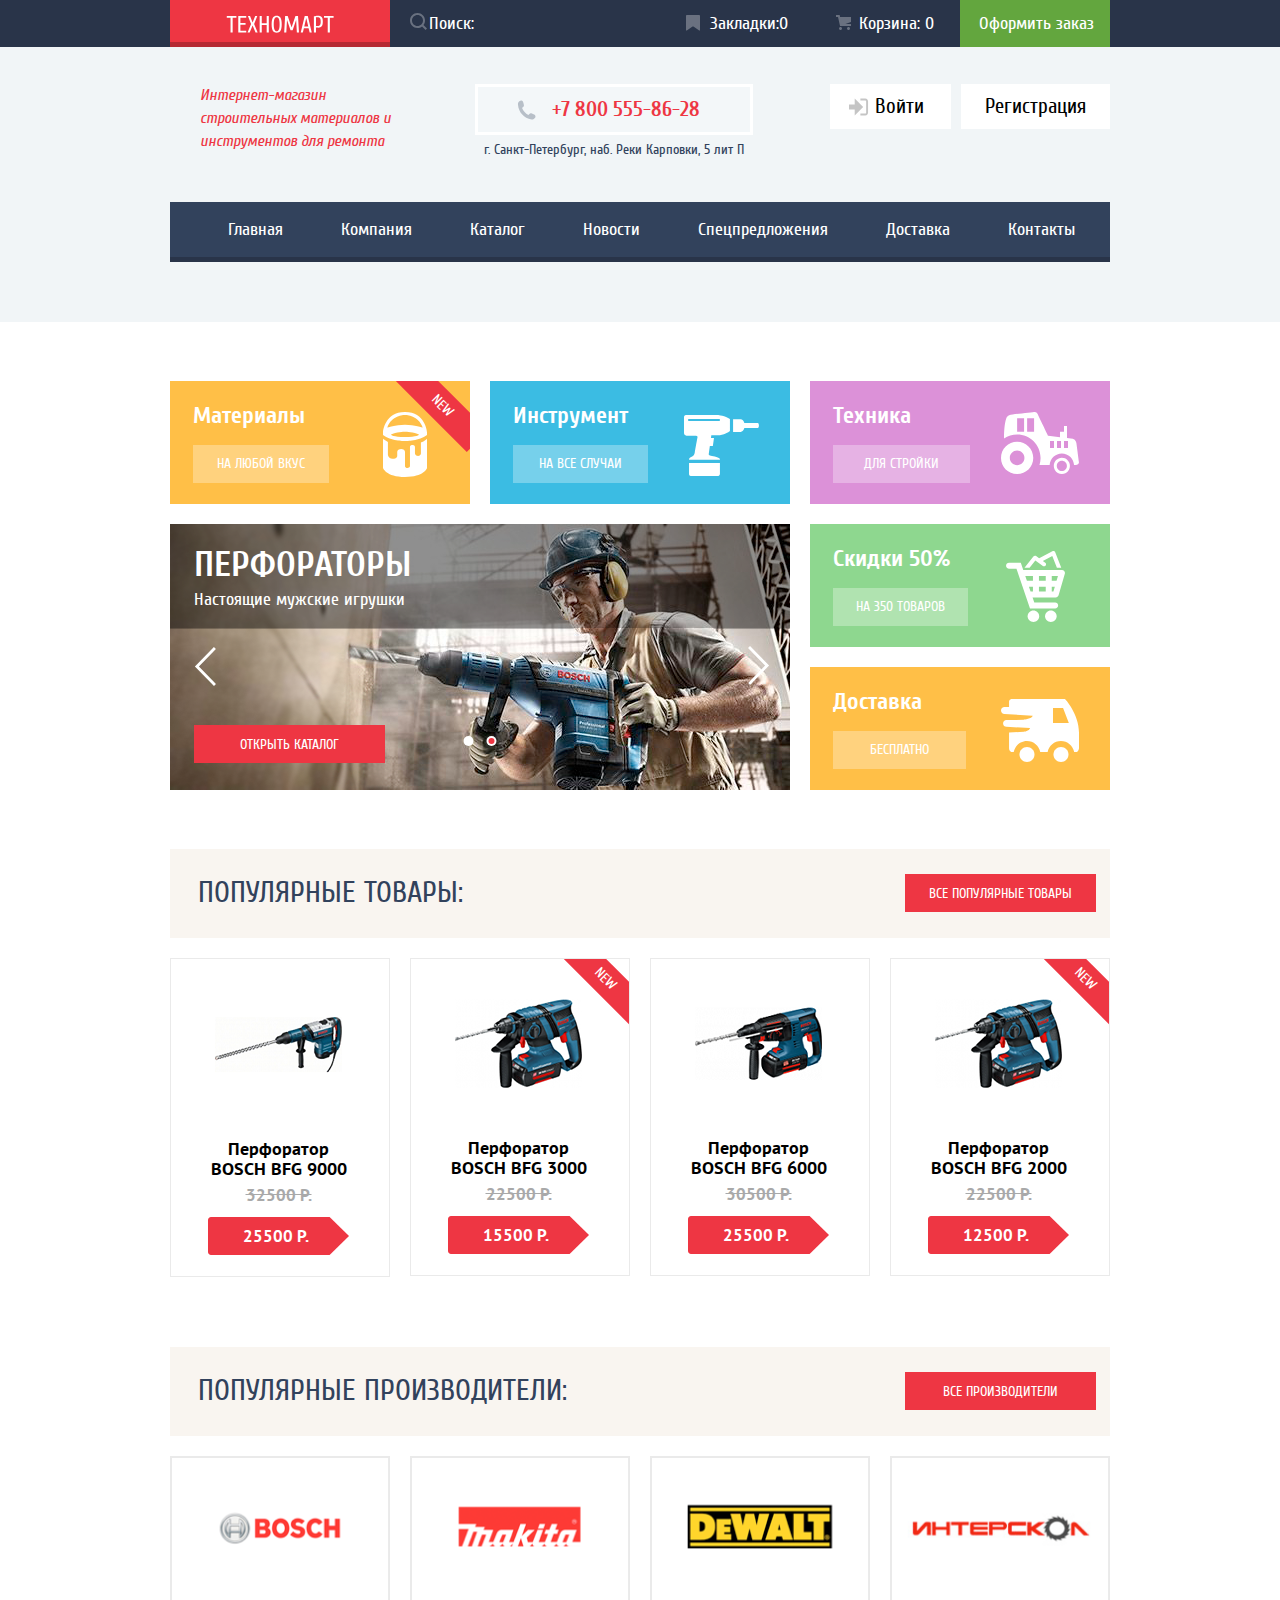
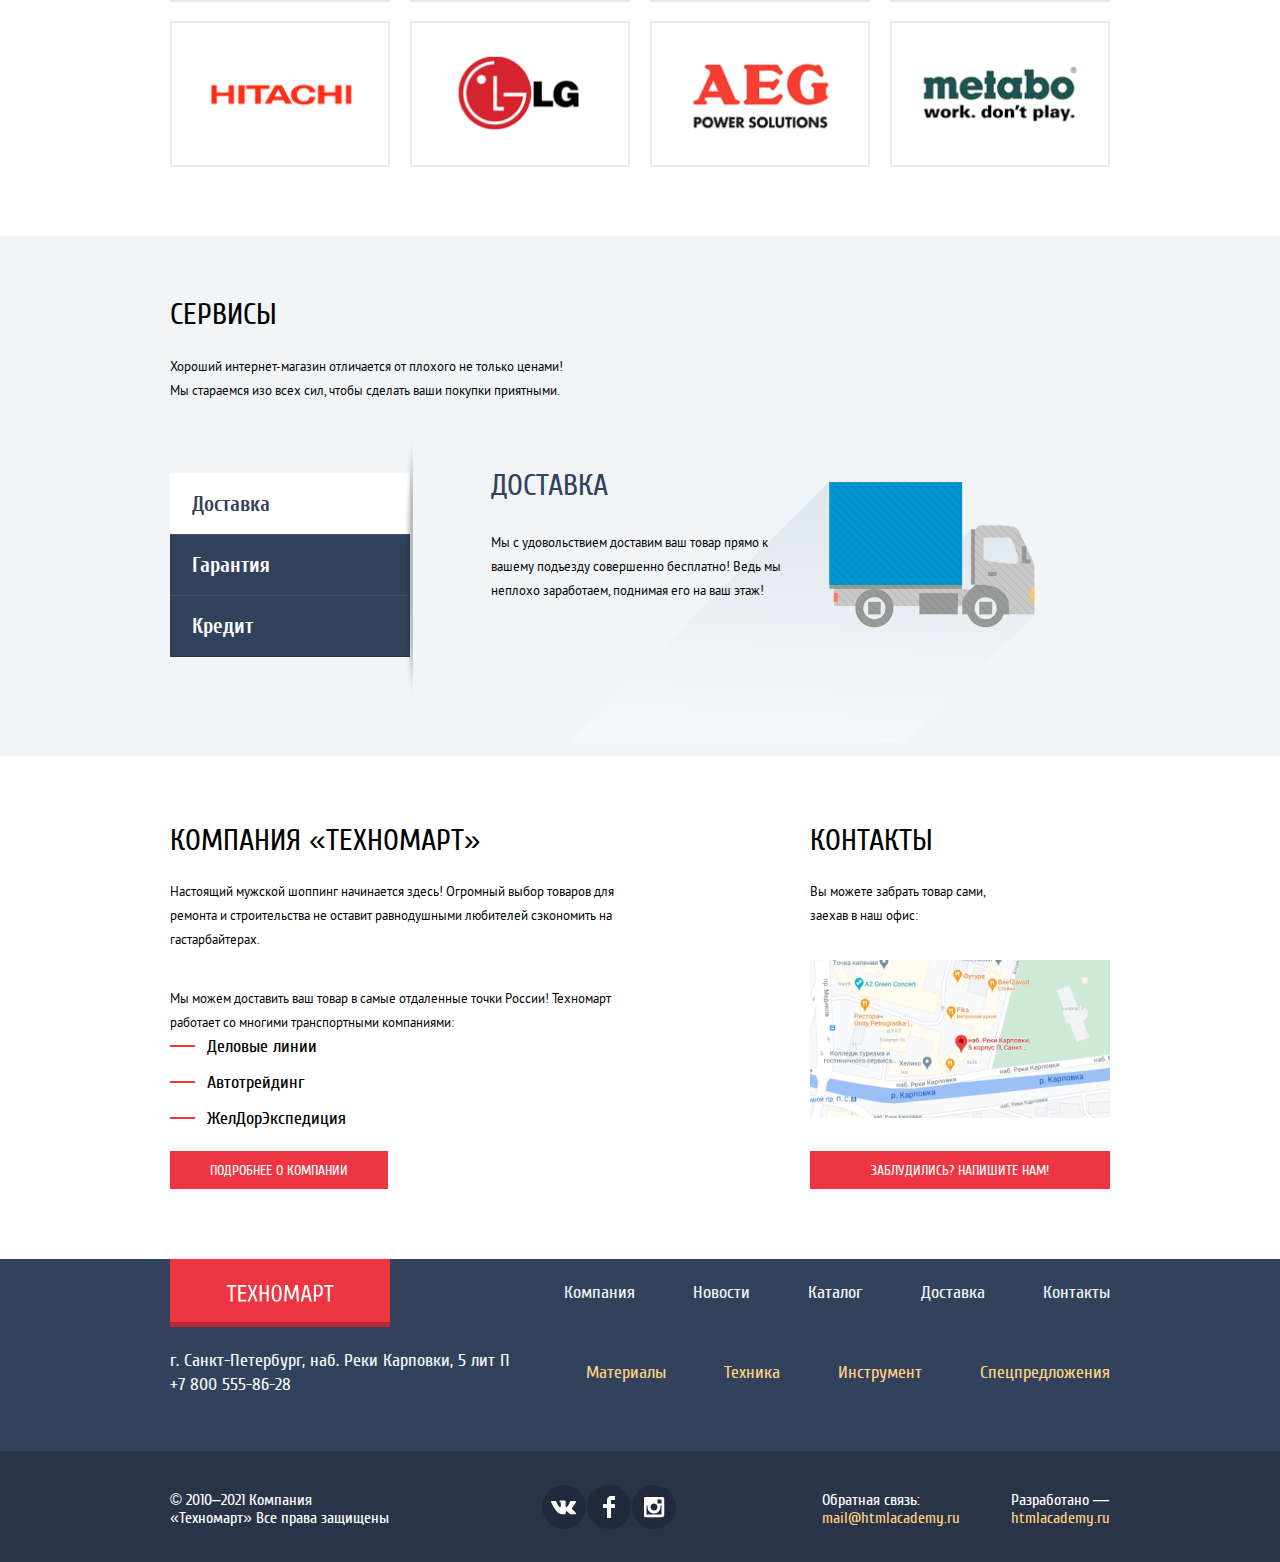
<file: index.html>
<!DOCTYPE html>
<html lang="ru">

<head>
  <meta charset="UTF-8">
  <meta http-equiv="X-UA-Compatible" content="IE=edge">
  <meta name="viewport" content="width=device-width, initial-scale=1.0">
  <title>Техномарт</title>
  <link rel="stylesheet" href="css/normalize.css">
  <link rel="stylesheet" href="css/style.css">
</head>

<body>
  <header class="header main-header">
    <div class="header__top">
      <div class="container">
        <div class="header__top-inner">
          <a class="logo header__logo" href="#">
            <img class="logo__img" width="108" height="18" src="img/logo-technomart.svg" alt="logo">
          </a>
          <form class="header__form" action="#" method="post">
            <input class="header__input" type="text" placeholder="Поиск:">
            <button class="header__button" type="submit">
              <svg class="header__search-icon" width="17" height="17" viewBox="0 0 17 17" fill="none"
                xmlns="http://www.w3.org/2000/svg">
                <path fill-rule="evenodd" clip-rule="evenodd"
                  d="M13.458 12.044L17 15.586L15.586 17L12.044 13.458C10.782 14.421 9.21 15 7.5 15C3.35786 15 0 11.6421 0 7.5C0 3.35786 3.35786 0 7.5 0C11.6421 0 15 3.35786 15 7.5C15.0001 9.14309 14.4581 10.7403 13.458 12.044ZM7.5 2C4.467 2 2 4.467 2 7.5C2.00331 10.5362 4.4638 12.9967 7.5 13C10.532 13 13 10.532 13 7.5C13 4.467 10.532 2 7.5 2Z"
                  fill="white" />
              </svg>
            </button>
          </form>
          <button class="header__toggler" type="button">
            <span></span>
          </button>
          <ul class="header__top-list">
            <li class="header__top-list-item header__top-list-item_bookmark">
              <a class="header__top-list-link" href="#!"><span class="header__top-list-span">Закладки:</span><output
                  id="bookmark">0</output></a>
            </li>
            <li class="header__top-list-item header__top-list-item_cart">
              <a class="header__top-list-link" href="#!"><span class="header__top-list-span">Корзина:</span> <output
                  id="cart">0</output></a>
            </li>
            <li class="header__top-list-item header__top-list-item_order">
              <a class="header__top-list-link" href="#!">Оформить заказ</a>
            </li>
          </ul>
        </div>
      </div>
    </div>
    <div class="header__bottom">
      <div class="container">
        <div class="header__bottom-content">
          <h1 class="header__title">
            Интернет-магазин строительных материалов и инструментов для ремонта
          </h1>
          <div class="header__contacts">
            <a class="header__tel" href="tel:+78005558628">
              +7 800 555-86-28
            </a>
            <p class="header__address">
              г. Санкт-Петербург, наб. Реки Карповки, 5 лит П
            </p>
          </div>
          <div class="header__login">
            <a class="header__login-link header__login-link_left" href="#">
              <svg class="header__login-icon" width="20" height="18" viewBox="0 0 20 18" fill="none"
                xmlns="http://www.w3.org/2000/svg">
                <path d="M14.1667 9L5.71429 0.5V6.5H0V11.5H5.71429V17.5L14.1667 9Z" fill="#C5C5C5" />
                <path
                  d="M16.1771 15.51H11.3895V17.5H16.1771C18.2514 17.5 19.0381 15.69 19.0619 14.474V3.528C19.0381 2.311 18.2514 0.5 16.1771 0.5H11.3895V2.49H16.1771C16.9762 2.49 17.1219 3.171 17.1391 3.547V14.451C17.1229 14.827 16.9762 15.51 16.1771 15.51Z"
                  fill="#C5C5C5" />
              </svg>
              Войти
            </a>
            <a class="header__login-link header__login-link_right" href="#">
              Регистрация
            </a>
          </div>
        </div>
        <nav class="header__nav">
          <ul class="header__nav-list">
            <li class="header__nav-list-item">
              <a class="header__nav-list-link" href="#!">
                Главная
              </a>
            </li>
            <li class="header__nav-list-item">
              <a class="header__nav-list-link" href="#!">
                Компания
              </a>
            </li>
            <li class="header__nav-list-item">
              <a class="header__nav-list-link" href="#!">
                Каталог
              </a>
            </li>
            <li class="header__nav-list-item">
              <a class="header__nav-list-link" href="#!">
                Новости
              </a>
            </li>
            <li class="header__nav-list-item">
              <a class="header__nav-list-link" href="#!">
                Спецпредложения
              </a>
            </li>
            <li class="header__nav-list-item">
              <a class="header__nav-list-link" href="#!">
                Доставка
              </a>
            </li>
            <li class="header__nav-list-item">
              <a class="header__nav-list-link" href="#!">
                Контакты
              </a>
            </li>
          </ul>
        </nav>
      </div>
    </div>
  </header>
  <main>
    <section class="first">
      <h2 class="visually-hidden">Наши услуги</h2>
      <div class="container">
        <ul class="first__list">
          <li class="first__item">
            <h3 class="first__item-title">Материалы</h3>
            <a class="first__item-link" href="#!">на любой вкус</a>
            <p class="new first__new">new</p>
          </li>
          <li class="first__item">
            <h3 class="first__item-title">Инструмент</h3>
            <a class="first__item-link" href="#!">НА ВСЕ СЛУЧАИ</a>
          </li>
          <li class="first__item">
            <h3 class="first__item-title">Техника</h3>
            <a class="first__item-link" href="#!">для стройки</a>
          </li>
          <li class="first__item-slider-box">
            <div class="first__slider-item">
              <h3 class="first__slider-title">Дрели</h3>
              <p class="first__slider-text">Соседям на радость!</p>
              <a class="first__slider-link button" href="#!">ОТКРЫТЬ КАТАЛОГ</a>
            </div>
            <div class="first__slider-item first__slider-item_active">
              <h3 class="first__slider-title">Перфораторы</h3>
              <p class="first__slider-text">Настоящие мужские игрушки</p>
              <a class="first__slider-link button" href="#!">ОТКРЫТЬ КАТАЛОГ</a>
            </div>
            <button class="first__arrow-btn first__arrow-btn_left" type="button">
              <img src="img/icon-left.svg" width="22" height="40" alt="стрелка налево">
            </button>
            <button class="first__arrow-btn first__arrow-btn_right" type="button">
              <img src="img/icon-right.svg" width="22" height="40" alt="стрелка направо">
            </button>
            <div class="first__controls">
              <button class="first__control-btn">
                <span class="visually-hidden">первая кнопка прокрутки
                  слайдера
                </span>
              </button>
              <button class="first__control-btn first__control-btn_active">
                <span class="visually-hidden">вторая
                  кнопка прокрутки
                  слайдера
                </span>
              </button>
            </div>
          </li>
          <li class="first__item">
            <h3 class="first__item-title">Скидки 50%</h3>
            <a class="first__item-link" href="#!">На 350 ТОВАРОВ</a>
          </li>
          <li class="first__item">
            <h3 class="first__item-title">Доставка</h3>
            <a class="first__item-link" href="#!">Бесплатно</a>
          </li>
        </ul>
      </div>
    </section>
    <section class="products">
      <div class="container">
        <div class="products__content">
          <h2 class="title products__title">
            Популярные товары:
          </h2>
          <a class="button products__button" href="#!">
            все популярные товары
          </a>
        </div>
        <ul class="products__list">
          <li class="products__item">
            <article class="card products__card">
              <a class="card__link" href="#!">
                <img class="card__img" src="img/products-1.png" width="127" height="112"
                  alt="Перфоратор BOSCH BFG 9000">
                <h3 class="card__title">
                  Перфоратор BOSCH BFG 9000
                </h3>
                <p class="card__old-price">
                  32500 Р.
                </p>
                <div class="card__button">
                  <img src="img/button-price.svg" width="141" height="38" alt="price button">
                  <p class="card__new-price">25500 Р.</p>
                </div>
              </a>
            </article>
          </li>
          <li class="products__item">
            <article class="card products__card">
              <a class="card__link" href="#!">
                <img class="card__img" src="img/products-2.png" width="127" height="112"
                  alt="Перфоратор BOSCH BFG 3000">
                <h3 class="card__title">Перфоратор BOSCH BFG 3000</h3>
                <p class="card__old-price">22500 Р.</p>
                <p class="new card__new">new</p>
                <div class="card__button">
                  <img src="img/button-price.svg" width="141" height="38" alt="price button">
                  <p class="card__new-price">15500 Р.</p>
                </div>
              </a>
            </article>
          </li>
          <li class="products__item">
            <article class="card products__card">
              <a class="card__link" href="#!">
                <img class="card__img" src="img/products-3.png" width="127" height="112"
                  alt="Перфоратор BOSCH BFG 6000">
                <h3 class="card__title">Перфоратор BOSCH BFG 6000</h3>
                <p class="card__old-price">30500 Р.</p>
                <div class="card__button">
                  <img src="img/button-price.svg" width="141" height="38" alt="price button">
                  <p class="card__new-price">25500 Р.</p>
                </div>
              </a>
            </article>
          </li>
          <li class="products__item">
            <article class="card products__card">
              <a class="card__link" href="#!">
                <img class="card__img" src="img/products-4.png" width="127" height="112"
                  alt="Перфоратор BOSCH BFG 2000">
                <h3 class="card__title">Перфоратор BOSCH BFG 2000</h3>
                <p class="card__old-price">22500 Р.</p>
                <p class="new card__new">new</p>
                <div class="card__button">
                  <img src="img/button-price.svg" width="141" height="38" alt="price button">
                  <p class="card__new-price">12500 Р.</p>
                </div>
              </a>
            </article>
          </li>
        </ul>
      </div>
    </section>
    <section class="companies">
      <div class="container">
        <div class="companies__content">
          <h2 class="title companies__title">
            Популярные Производители:
          </h2>
          <a class="button companies__button" href="#!">
            все производители
          </a>
        </div>
        <ul class="companies__list">
          <li class="companies__item">
            <a class="companies__link" href="#1">
              <img src="img/companies-1.png" width="220" height="145" alt="логотип компаний">
            </a>
          </li>
          <li class="companies__item">
            <a class="companies__link" href="#1">
              <img src="img/companies-2.png" width="220" height="145" alt="логотип компаний">
            </a>
          </li>
          <li class="companies__item">
            <a class="companies__link" href="#1">
              <img src="img/companies-3.png" width="220" height="145" alt="логотип компаний">
            </a>
          </li>
          <li class="companies__item">
            <a class="companies__link" href="#1">
              <img src="img/companies-4.png" width="220" height="145" alt="логотип компаний">
            </a>
          </li>
          <li class="companies__item">
            <a class="companies__link" href="#1">
              <img src="img/companies-5.png" width="220" height="145" alt="логотип компаний">
            </a>
          </li>
          <li class="companies__item">
            <a class="companies__link" href="#1">
              <img src="img/companies-6.png" width="220" height="145" alt="логотип компаний">
            </a>
          </li>
          <li class="companies__item">
            <a class="companies__link" href="#1">
              <img src="img/companies-7.png" width="220" height="145" alt="логотип компаний">
            </a>
          </li>
          <li class="companies__item">
            <a class="companies__link" href="#1">
              <img src="img/companies-8.png" width="220" height="145" alt="логотип компаний">
            </a>
          </li>
        </ul>
      </div>
    </section>
    <section class="services">
      <div class="container">
        <div class="services__inner">
          <h2 class="title services__title">Сервисы</h2>
          <p class="services__text">
            Хороший интернет-магазин отличается от плохого не только ценами!
            Мы стараемся изо всех сил, чтобы сделать ваши покупки приятными.
          </p>
          <div class="services__tabs">
            <input class="visually-hidden" type="radio" id="tab1" name="tabs" checked>
            <label class="services__lable" for="tab1">
              Доставка
            </label>
            <div class="services__tab">
              <h3 class="title services__tab-title">
                Доставка
              </h3>
              <p class="services__tab-text">
                Мы с удовольствием доставим ваш товар прямо
                к вашему подъезду совершенно бесплатно!
                Ведь мы неплохо заработаем,
                поднимая его на ваш этаж!
              </p>
            </div>
            <input class="visually-hidden" type="radio" id="tab2" name="tabs">
            <label class="services__lable" for="tab2">
              Гарантия
            </label>
            <div class="services__tab">
              <h3 class="title services__tab-title">
                Гарантия
              </h3>
              <p class="services__tab-text">
                Если купленный у нас товар поломается или заискрит, а также в случае пожара, спровоцированного его
                возгоранием, вы всегда можете быть уверены в нашей гарантии. Мы обменяем сгоревший товар на новый. Дом
                уж
                восстановите как-нибудь сами.
              </p>
            </div>
            <input class="visually-hidden" type="radio" id="tab3" name="tabs">
            <label class="services__lable" for="tab3">
              Кредит
            </label>
            <div class="services__tab">
              <h3 class="title services__tab-title">
                Кредит
              </h3>
              <p class="services__tab-text">
                Залезть в долговую яму стало проще! Кредитные консультанты придут вам на помощь.
              </p>
              <a class="button services__tab-button" href="#!">
                ОТПРАВИТЬ ЗАЯВКУ
              </a>
            </div>
          </div>
        </div>
      </div>
    </section>
    <section class="about">
      <div class="container">
        <div class="about__inner">
          <div class="about__column about__column_left">
            <h2 class="title about__title">
              КОМПАНИЯ «Техномарт»
            </h2>
            <p class="about__text">
              Настоящий мужской шоппинг начинается здесь! Огромный выбор товаров для ремонта и строительства не оставит
              равнодушными любителей сэкономить на гастарбайтерах.
            </p>
            <p class="about__text">
              Мы можем доставить ваш товар в самые отдаленные точки России!
              Техномарт работает со многими транспортными компаниями:
            </p>
            <ul class="about__list">
              <li class="about__list-item">
                Деловые линии
              </li>
              <li class="about__list-item">
                Автотрейдинг
              </li>
              <li class="about__list-item">
                ЖелДорЭкспедиция
              </li>
            </ul>
            <a class="button about__button about__button_left" href="#!">
              Подробнее о компании
            </a>
          </div>
          <div class="about__column about__column_right">
            <h2 class="title about__title">
              КОНТАКТЫ
            </h2>
            <p class="about__text">
              Вы можете забрать товар сами,<br>
              заехав в наш офис:
            </p>
            <div class="about__map-box"></div>
            <a class="button about__button about__button_right" href="#!">
              Заблудились? НапиШИТЕ НАМ!
            </a>
          </div>
        </div>
      </div>
    </section>
  </main>
  <footer class="footer">
    <div class="footer__top">
      <div class="container">
        <div class="footer__top-row">
          <a class="logo footer__logo" href="#!">
            <img class="logo__img" width="108" height="18" src="img/logo-technomart.svg" alt="logo">
          </a>
          <ul class="footer__top-row-list">
            <li class="footer__top-row-item">
              <a class="footer__top-row-link" href="#!">Компания</a>
            </li>
            <li class="footer__top-row-item">
              <a class="footer__top-row-link" href="#!">Новости</a>
            </li>
            <li class="footer__top-row-item">
              <a class="footer__top-row-link" href="#!">Каталог</a>
            </li>
            <li class="footer__top-row-item">
              <a class="footer__top-row-link" href="#!">Доставка</a>
            </li>
            <li class="footer__top-row-item">
              <a class="footer__top-row-link" href="#!">Контакты</a>
            </li>
          </ul>
        </div>
        <div class="footer__top-row-bottom">
          <p class="footer__address">
            г. Санкт-Петербург, наб. Реки Карповки, 5 лит П<br>
            <a class="footer__tel" href="tel:+78005558628">+7 800 555-86-28</a>
          </p>
          <ul class="footer__top-items">
            <li class="footer__top-item">
              <a class="footer__top-link" href="#!">Материалы</a>
            </li>
            <li class="footer__top-item">
              <a class="footer__top-link" href="#!">Техника</a>
            </li>
            <li class="footer__top-item">
              <a class="footer__top-link" href="#!">Инструмент</a>
            </li>
            <li class="footer__top-item">
              <a class="footer__top-link" href="#!">Спецпредложения</a>
            </li>
          </ul>
        </div>
      </div>
    </div>
    <div class="footer__bottom">
      <div class="container">
        <div class="footer__bottom-inner">
          <p class="footer__copy">
            © 2010–2021 Компания «Техномарт» Все права защищены
          </p>
          <ul class="footer__socials">
            <li class="footer__socials-item">
              <a class="footer__socials-link footer__socials-link_vk" href="#!">
                <span class="visually-hidden">В контакте</span>
              </a>
            </li>
            <li class="footer__socials-item">
              <a class="footer__socials-link footer__socials-link_facebook" href="#!">
                <span class="visually-hidden">facebook</span>
              </a>
            </li>
            <li class="footer__socials-item">
              <a class="footer__socials-link footer__socials-link_insta" href="#!">
                <span class="visually-hidden">instagram</span>
              </a>
            </li>
          </ul>
          <div class="footer__links-wrapper">
            <p class="footer__email">
              Обратная связь:<br>
              <a class="footer__email-link" href="mailto:mail@htmlacademy.ru">mail@htmlacademy.ru</a>
            </p>
            <p class="footer__dev">
              Разработано —<br>
              <a class="footer__dev-link" href="https://htmlacademy.ru/intensive/htmlcss">htmlacademy.ru</a>
            </p>
          </div>
        </div>
      </div>
    </div>
  </footer>
  <div class="popup">
    <form class="popup__form" action="#" method="post">
      <div class="popup__top">
        <div class="popup__wrapper">
          <label class="popup__label" for="name">
            Ваше имя:
          </label>
          <input class="popup__input" type="text" id="name" placeholder="Имя Фамилия">
        </div>
        <div class="popup__wrapper">
          <label class="popup__label" for="email">
            Ваш e-mail:
          </label>
          <input class="popup__input" type="email" id="email" placeholder="email@example.com">
        </div>
        <label class="popup__label" for="area">
          Текст письма:
        </label>
        <textarea class="popup__textarea" id="area" placeholder="В свободной форме"></textarea>
        <button class="popup__close-button" type="button">
          <img src="img/icon-close.svg" width="21" height="21" alt="красный крестик">
        </button>
      </div>
      <div class="popup__bottom">
        <button class="button popup__button" type="submit">
          Отправить
        </button>
      </div>
    </form>
  </div>
  <div class="map-popup">
    <iframe class="map-popup__map" src="https://yandex.ru/map-widget/v1/-/CCUuuFESWB" width="943" height="442">
    </iframe>
    <button class="map-popup__close-button" type="button">
      <img src="img/icon-close.svg" width="21" height="21" alt="красный крестик">
    </button>
  </div>

  <script src="js/main.js"></script>
</body>

</html>
</file>
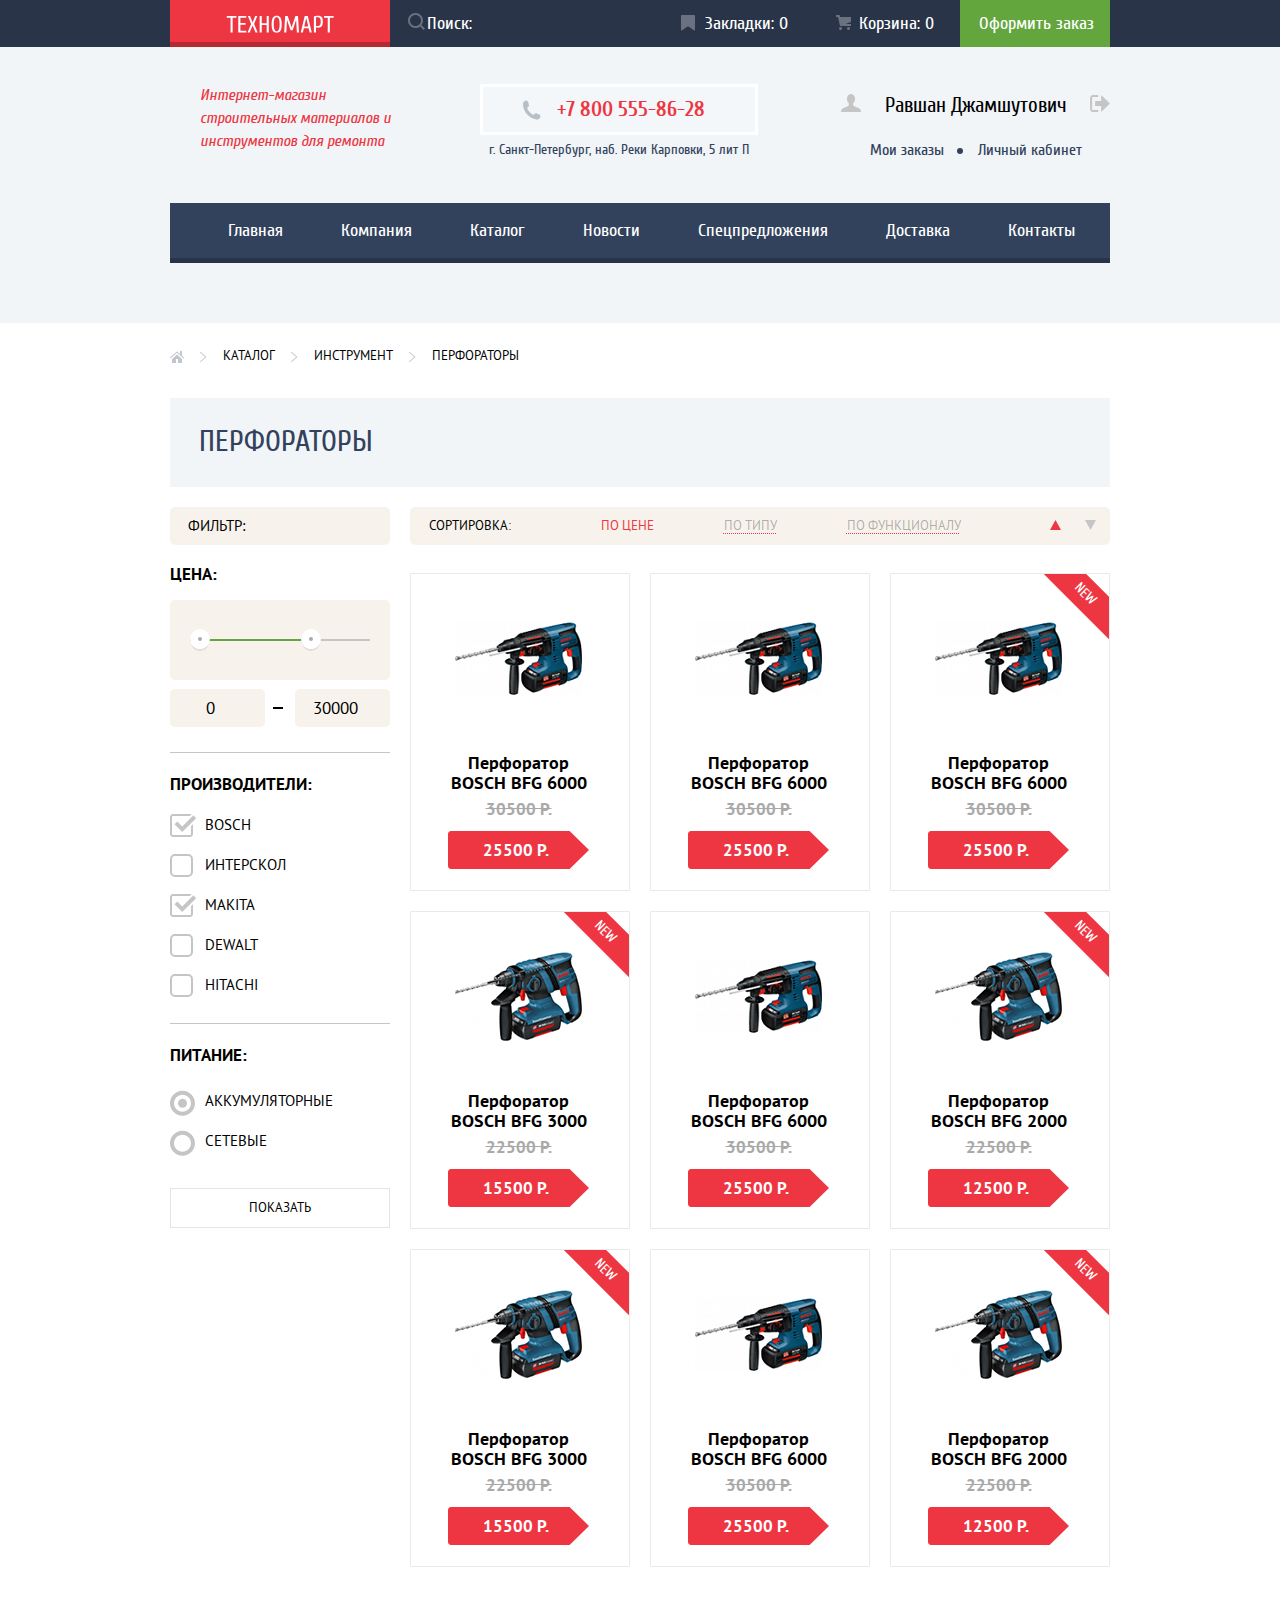
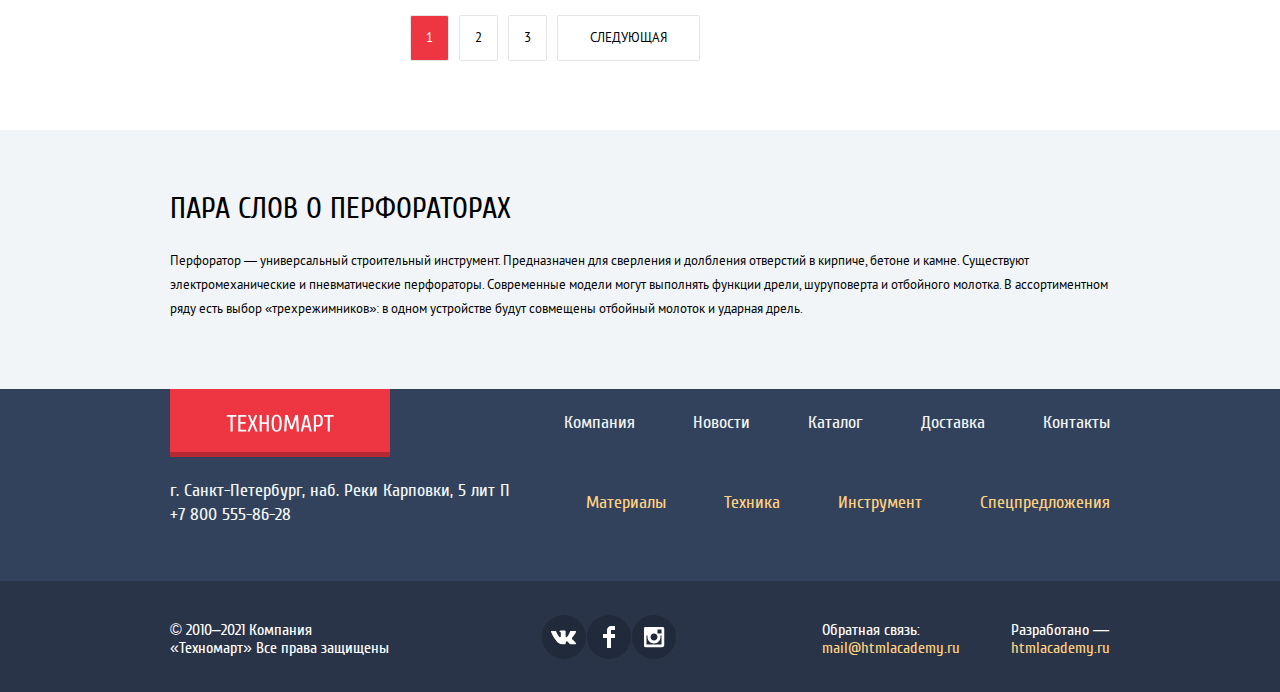
<file: catalog.html>
<!DOCTYPE html>
<html lang="ru">

<head>
  <meta charset="UTF-8">
  <meta http-equiv="X-UA-Compatible" content="IE=edge">
  <meta name="viewport" content="width=device-width, initial-scale=1.0">
  <title>Техномарт</title>
  <link rel="stylesheet" href="css/normalize.css">
  <link rel="stylesheet" href="css/style.css">
</head>

<body>
  <header class="header catalog-header">
    <div class="header__top">
      <div class="container">
        <div class="header__top-inner">
          <a class="logo header__logo" href="#">
            <img class="logo__img" width="108" height="18" src="img/logo-technomart.svg" alt="logo">
          </a>
          <form class="header__form" action="#" method="post">
            <input class="header__input" type="text" placeholder="Поиск:">
            <button class="header__button" type="submit">
              <svg class="header__search-icon" width="17" height="17" viewBox="0 0 17 17" fill="none"
                xmlns="http://www.w3.org/2000/svg">
                <path fill-rule="evenodd" clip-rule="evenodd"
                  d="M13.458 12.044L17 15.586L15.586 17L12.044 13.458C10.782 14.421 9.21 15 7.5 15C3.35786 15 0 11.6421 0 7.5C0 3.35786 3.35786 0 7.5 0C11.6421 0 15 3.35786 15 7.5C15.0001 9.14309 14.4581 10.7403 13.458 12.044ZM7.5 2C4.467 2 2 4.467 2 7.5C2.00331 10.5362 4.4638 12.9967 7.5 13C10.532 13 13 10.532 13 7.5C13 4.467 10.532 2 7.5 2Z"
                  fill="white" />
              </svg>
            </button>
          </form>
          <button class="header__toggler" type="button">
            <span></span>
          </button>
          <ul class="header__top-list">
            <li class="header__top-list-item header__top-list-item_bookmark">
              <a class="header__top-list-link" href="#!" id="bookmark-link"><span
                  class="header__top-list-span">Закладки:</span> <output id="bookmark">0</output></a>
            </li>
            <li class="header__top-list-item header__top-list-item_cart">
              <a class="header__top-list-link" href="#!" id="cart-link"><span
                  class="header__top-list-span">Корзина:</span> <output id="cart">0</output></a>
            </li>
            <li class="header__top-list-item header__top-list-item_order">
              <a class="header__top-list-link" href="#!">Оформить заказ</a>
            </li>
          </ul>
        </div>
      </div>
    </div>
    <div class="header__bottom">
      <div class="container">
        <div class="header__bottom-content">
          <h1 class="header__title">
            Интернет-магазин строительных материалов и инструментов для ремонта
          </h1>
          <div class="header__contacts">
            <a class="header__tel" href="tel:+78005558628">
              +7 800 555-86-28
            </a>
            <p class="header__address">
              г. Санкт-Петербург, наб. Реки Карповки, 5 лит П
            </p>
          </div>
          <div class="header__login-catalog">
            <div class="header__login-catalog-wrapper">
              <a class="header__login-catalog-link-user-icon" href="#!">
                <svg width="20" height="18" viewBox="0 0 20 18" fill="none" xmlns="http://www.w3.org/2000/svg">
                  <path
                    d="M17.881 14.166C15.737 13.431 13.625 12.5 12.674 11.776C12.017 11.275 11.904 10.158 12.157 9.361C13.275 8.458 14.021 6.884 14.021 5.083C14.021 2.276 12.221 0 10 0C7.77902 0 5.97901 2.276 5.97901 5.083C5.97901 6.884 6.72501 8.457 7.84201 9.36C8.09501 10.158 7.98302 11.275 7.32502 11.776C6.37502 12.5 4.26201 13.43 2.11801 14.166C-0.0259852 14.902 1.48343e-05 18 1.48343e-05 18H20C20 18 20.025 14.901 17.881 14.166Z"
                    fill="#C5C5C5" />
                </svg>
              </a>
              <a class=" header__login-catalog-link_user-name" href="#!">
                Равшан Джамшутович
              </a>
              <a class="header__login-catalog-link_unauthorise" href="#!">
                <svg width="20" height="17" viewBox="0 0 20 17" fill="none" xmlns="http://www.w3.org/2000/svg">
                  <path d="M20 8.5L11.125 0V6H5.125V11H11.125V17L20 8.5Z" fill="#C5C5C5" />
                  <path
                    d="M2.10604 13.952V3.048C2.12404 2.672 2.27704 1.991 3.11604 1.991H8.14304V0H3.11604C0.938036 0 0.112036 1.81 0.0870361 3.027V13.973C0.112036 15.189 0.938036 17 3.11604 17H8.14304V15.01H3.11604C2.27704 15.01 2.12404 14.327 2.10604 13.952Z"
                    fill="#C5C5C5" />
                </svg>
              </a>
            </div>
            <a class="header__login-catalog-link header__login-catalog-link_left" href="#!">
              Мои заказы
            </a>
            <a class="header__login-catalog-link header__login-catalog-link_right" href="#!">
              Личный кабинет
            </a>
          </div>
        </div>
        <nav class="header__nav">
          <ul class="header__nav-list">
            <li class="header__nav-list-item">
              <a class="header__nav-list-link" href="#!">
                Главная
              </a>
            </li>
            <li class="header__nav-list-item">
              <a class="header__nav-list-link" href="#!">
                Компания
              </a>
            </li>
            <li class="header__nav-list-item">
              <a class="header__nav-list-link" href="#!">
                Каталог
              </a>
            </li>
            <li class="header__nav-list-item">
              <a class="header__nav-list-link" href="#!">
                Новости
              </a>
            </li>
            <li class="header__nav-list-item">
              <a class="header__nav-list-link" href="#!">
                Спецпредложения
              </a>
            </li>
            <li class="header__nav-list-item">
              <a class="header__nav-list-link" href="#!">
                Доставка
              </a>
            </li>
            <li class="header__nav-list-item">
              <a class="header__nav-list-link" href="#!">
                Контакты
              </a>
            </li>
          </ul>
        </nav>
      </div>
    </div>
  </header>
  <main>
    <section class="catalog">
      <div class="container">
        <ul class="catalog__breadcrumbs-list">
          <li class="catalog__breadcrumbs-item">
            <a class="catalog__breadcrumbs-link" href="#!">
              <span class="visually-hidden">Домашняя страница</span>
            </a>
          </li>
          <li class="catalog__breadcrumbs-item">
            <a class="catalog__breadcrumbs-link" href="#!">Каталог</a>
          </li>
          <li class="catalog__breadcrumbs-item">
            <a class="catalog__breadcrumbs-link" href="#!">Инструмент</a>
          </li>
          <li class="catalog__breadcrumbs-item">
            <a class="catalog__breadcrumbs-link" href="#!">Перфораторы</a>
          </li>
        </ul>
        <h2 class="title catalog__title">
          ПЕРФОРАТОРЫ
        </h2>
        <div class="catalog__wrapper">
          <section class="catalog__filter">
            <h3 class="catalog__filter-title">
              ФИЛЬТР:
            </h3>
            <form class="catalog__form" action="https://echo.htmlacademy.ru/" method="post">
              <fieldset class="catalog__fieldset">
                <legend class="catalog__field-legend catalog__field-legend_price">
                  ЦЕНА:
                </legend>
                <div class="catalog__range-slider-box">
                  <div class="catalog__range-slider">
                    <div class="catalog__range-slider-scale">
                      <div class="catalog__range-slider-bar"></div>
                    </div>
                    <button class="catalog__range-slider-btn catalog__range-slider-btn_left" type="button">
                      <span class="visually-hidden">
                        кнопка управления слайдером
                      </span>
                    </button>
                    <button class="catalog__range-slider-btn catalog__range-slider-btn_right" type="button">
                      <span class="visually-hidden">
                        кнопка управления слайдером
                      </span>
                    </button>
                  </div>
                  <div class="catalog__range-slider-prices">
                    <label class="catalog__range-slider-label" for="range-start">
                      <span class="visually-hidden">От</span>
                    </label>
                    <input class="catalog__range-slider-input" type="number" id="range-start" value="0">
                    <label class="catalog__range-slider-label" for="range-end">
                      <span class="visually-hidden">До</span>
                    </label>
                    <input class="catalog__range-slider-input" type="number" id="range-end" value="30000">
                  </div>
                </div>
              </fieldset>
              <fieldset class="catalog__fieldset">
                <legend class="catalog__field-legend catalog__field-legend_checkbox">
                  ПРОИЗВОДИТЕЛИ:
                </legend>
                <ul class="catalog__check-list">
                  <li class="catalog__check-item">
                    <input class="catalog__checkbox visually-hidden" type="checkbox" id="bosch" name="bosch" checked>
                    <label class="catalog__check-label" for="bosch">
                      BOSCH
                    </label>
                    <span></span>
                    <svg class="catalog__check-svg" width="27" height="23" viewBox="0 0 27 23" fill="none"
                      xmlns="http://www.w3.org/2000/svg">
                      <path
                        d="M7.28499 7.48598L4.45599 10.315L12.239 18.098L26.171 4.16598L23.343 1.33698L12.239 12.439L7.28499 7.48598Z"
                        fill="#C5C5C5" />
                      <path
                        d="M21 20C21 20.542 20.542 21 20 21H3C2.458 21 2 20.542 2 20V3C2 2.458 2.458 2 3 2H19.908L21.493 0.415C21.041 0.146542 20.5257 0.00329969 20 0H3C1.35 0 0 1.35 0 3V20C0 21.65 1.35 23 3 23H20C21.65 23 23 21.65 23 20V10.171L21 12.171V20Z"
                        fill="#C5C5C5" />
                    </svg>
                  </li>
                  <li class="catalog__check-item">
                    <input class="catalog__checkbox visually-hidden" type="checkbox" id="interskol" name="interskol">
                    <label class="catalog__check-label" for="interskol">
                      ИНТЕРСКОЛ
                    </label>
                    <span></span>
                    <svg class="catalog__check-svg" width="27" height="23" viewBox="0 0 27 23" fill="none"
                      xmlns="http://www.w3.org/2000/svg">
                      <path
                        d="M7.28499 7.48598L4.45599 10.315L12.239 18.098L26.171 4.16598L23.343 1.33698L12.239 12.439L7.28499 7.48598Z"
                        fill="#C5C5C5" />
                      <path
                        d="M21 20C21 20.542 20.542 21 20 21H3C2.458 21 2 20.542 2 20V3C2 2.458 2.458 2 3 2H19.908L21.493 0.415C21.041 0.146542 20.5257 0.00329969 20 0H3C1.35 0 0 1.35 0 3V20C0 21.65 1.35 23 3 23H20C21.65 23 23 21.65 23 20V10.171L21 12.171V20Z"
                        fill="#C5C5C5" />
                    </svg>
                  </li>
                  <li class="catalog__check-item">
                    <input class="catalog__checkbox visually-hidden" type="checkbox" id="makita" name="makita" checked>
                    <label class="catalog__check-label" for="makita">
                      MAKIta
                    </label>
                    <span></span>
                    <svg class="catalog__check-svg" width="27" height="23" viewBox="0 0 27 23" fill="none"
                      xmlns="http://www.w3.org/2000/svg">
                      <path
                        d="M7.28499 7.48598L4.45599 10.315L12.239 18.098L26.171 4.16598L23.343 1.33698L12.239 12.439L7.28499 7.48598Z"
                        fill="#C5C5C5" />
                      <path
                        d="M21 20C21 20.542 20.542 21 20 21H3C2.458 21 2 20.542 2 20V3C2 2.458 2.458 2 3 2H19.908L21.493 0.415C21.041 0.146542 20.5257 0.00329969 20 0H3C1.35 0 0 1.35 0 3V20C0 21.65 1.35 23 3 23H20C21.65 23 23 21.65 23 20V10.171L21 12.171V20Z"
                        fill="#C5C5C5" />
                    </svg>
                  </li>
                  <li class="catalog__check-item">
                    <input class="catalog__checkbox visually-hidden" type="checkbox" id="dewalt" name="dewalt">
                    <label class="catalog__check-label" for="dewalt">
                      Dewalt
                    </label>
                    <span></span>
                    <svg class="catalog__check-svg" width="27" height="23" viewBox="0 0 27 23" fill="none"
                      xmlns="http://www.w3.org/2000/svg">
                      <path
                        d="M7.28499 7.48598L4.45599 10.315L12.239 18.098L26.171 4.16598L23.343 1.33698L12.239 12.439L7.28499 7.48598Z"
                        fill="#C5C5C5" />
                      <path
                        d="M21 20C21 20.542 20.542 21 20 21H3C2.458 21 2 20.542 2 20V3C2 2.458 2.458 2 3 2H19.908L21.493 0.415C21.041 0.146542 20.5257 0.00329969 20 0H3C1.35 0 0 1.35 0 3V20C0 21.65 1.35 23 3 23H20C21.65 23 23 21.65 23 20V10.171L21 12.171V20Z"
                        fill="#C5C5C5" />
                    </svg>
                  </li>
                  <li class="catalog__check-item">
                    <input class="catalog__checkbox visually-hidden" type="checkbox" id="hitachi" name="hitachi">
                    <label class="catalog__check-label" for="hitachi">
                      Hitachi
                    </label>
                    <span></span>
                    <svg class="catalog__check-svg" width="27" height="23" viewBox="0 0 27 23" fill="none"
                      xmlns="http://www.w3.org/2000/svg">
                      <path
                        d="M7.28499 7.48598L4.45599 10.315L12.239 18.098L26.171 4.16598L23.343 1.33698L12.239 12.439L7.28499 7.48598Z"
                        fill="#C5C5C5" />
                      <path
                        d="M21 20C21 20.542 20.542 21 20 21H3C2.458 21 2 20.542 2 20V3C2 2.458 2.458 2 3 2H19.908L21.493 0.415C21.041 0.146542 20.5257 0.00329969 20 0H3C1.35 0 0 1.35 0 3V20C0 21.65 1.35 23 3 23H20C21.65 23 23 21.65 23 20V10.171L21 12.171V20Z"
                        fill="#C5C5C5" />
                    </svg>
                  </li>
                </ul>
              </fieldset>
              <fieldset class="catalog__fieldset">
                <legend class="catalog__field-legend catalog__field-legend_radio">
                  ПИТАНИЕ:
                </legend>
                <ul class="catalog__radio-list">
                  <li class="catalog__radio-item">
                    <input class="catalog__radio visually-hidden" type="radio" name="radio" id="cordless" checked>
                    <label class="catalog__radio-label" for="cordless">Аккумуляторные</label>
                    <svg class="catalog__radio-on" width="25" height="26" viewBox="0 0 25 26" fill="none"
                      xmlns="http://www.w3.org/2000/svg">
                      <path fill-rule="evenodd" clip-rule="evenodd"
                        d="M0 13.3542C0 6.45125 5.597 0.854248 12.5 0.854248C19.403 0.854248 25 6.45125 25 13.3542C25 20.2572 19.403 25.8542 12.5 25.8542C5.597 25.8542 0 20.2572 0 13.3542ZM21 13.3542C21 8.66725 17.187 4.85425 12.5 4.85425C7.813 4.85425 4 8.66725 4 13.3542C4 18.0412 7.813 21.8542 12.5 21.8542C17.187 21.8542 21 18.0412 21 13.3542Z"
                        fill="#C5C5C5" />
                      <path
                        d="M12.5 17.8542C14.9853 17.8542 17 15.8395 17 13.3542C17 10.869 14.9853 8.85425 12.5 8.85425C10.0147 8.85425 8 10.869 8 13.3542C8 15.8395 10.0147 17.8542 12.5 17.8542Z"
                        fill="#C5C5C5" />
                    </svg>
                    <svg class="catalog__radio-off" width="25" height="26" viewBox="0 0 25 26" fill="none"
                      xmlns="http://www.w3.org/2000/svg">
                      <path fill-rule="evenodd" clip-rule="evenodd"
                        d="M0 13.3542C0 6.45125 5.597 0.854248 12.5 0.854248C19.403 0.854248 25 6.45125 25 13.3542C25 20.2572 19.403 25.8542 12.5 25.8542C5.597 25.8542 0 20.2572 0 13.3542ZM21 13.3542C21 8.66725 17.187 4.85425 12.5 4.85425C7.813 4.85425 4 8.66725 4 13.3542C4 18.0412 7.813 21.8542 12.5 21.8542C17.187 21.8542 21 18.0412 21 13.3542Z"
                        fill="#C5C5C5" />
                    </svg>
                  </li>
                  <li class="catalog__radio-item">
                    <input class="catalog__radio visually-hidden" type="radio" name="radio" id="corded">
                    <label class="catalog__radio-label" for="corded">Сетевые</label>
                    <svg class="catalog__radio-on" width="25" height="26" viewBox="0 0 25 26" fill="none"
                      xmlns="http://www.w3.org/2000/svg">
                      <path fill-rule="evenodd" clip-rule="evenodd"
                        d="M0 13.3542C0 6.45125 5.597 0.854248 12.5 0.854248C19.403 0.854248 25 6.45125 25 13.3542C25 20.2572 19.403 25.8542 12.5 25.8542C5.597 25.8542 0 20.2572 0 13.3542ZM21 13.3542C21 8.66725 17.187 4.85425 12.5 4.85425C7.813 4.85425 4 8.66725 4 13.3542C4 18.0412 7.813 21.8542 12.5 21.8542C17.187 21.8542 21 18.0412 21 13.3542Z"
                        fill="#C5C5C5" />
                      <path
                        d="M12.5 17.8542C14.9853 17.8542 17 15.8395 17 13.3542C17 10.869 14.9853 8.85425 12.5 8.85425C10.0147 8.85425 8 10.869 8 13.3542C8 15.8395 10.0147 17.8542 12.5 17.8542Z"
                        fill="#C5C5C5" />
                    </svg>
                    <svg class="catalog__radio-off" width="25" height="26" viewBox="0 0 25 26" fill="none"
                      xmlns="http://www.w3.org/2000/svg">
                      <path fill-rule="evenodd" clip-rule="evenodd"
                        d="M0 13.3542C0 6.45125 5.597 0.854248 12.5 0.854248C19.403 0.854248 25 6.45125 25 13.3542C25 20.2572 19.403 25.8542 12.5 25.8542C5.597 25.8542 0 20.2572 0 13.3542ZM21 13.3542C21 8.66725 17.187 4.85425 12.5 4.85425C7.813 4.85425 4 8.66725 4 13.3542C4 18.0412 7.813 21.8542 12.5 21.8542C17.187 21.8542 21 18.0412 21 13.3542Z"
                        fill="#C5C5C5" />
                    </svg>
                  </li>
                </ul>
              </fieldset>
              <button class="catalog__form-button" type="submit">
                ПОКАЗАТЬ
              </button>
            </form>
          </section>
          <section class="catalog__items">
            <h2 class="visually-hidden">Товары</h2>
            <div class="catalog__items-sorting">
              <p class="catalog__items-sorting-text">
                СОРТИРОВКА:
              </p>
              <ul class="catalog__items-sorting-list">
                <li class="catalog__items-sorting-item">
                  <a class="catalog__items-sorting-link catalog__items-sorting-link_active" href="#!">
                    ПО ЦЕНЕ
                  </a>
                </li>
                <li class="catalog__items-sorting-item">
                  <a class="catalog__items-sorting-link" href="#!">
                    ПО ТИПУ
                  </a>
                </li>
                <li class="catalog__items-sorting-item">
                  <a class="catalog__items-sorting-link" href="#!">
                    ПО ФУНКЦИОНАЛУ
                  </a>
                </li>
              </ul>
              <div class="catalog__items-sorting-buttons">
                <button
                  class="catalog__items-sorting-button catalog__items-sorting-button_up catalog__items-sorting-button_active"
                  type="button">
                  <svg width="11" height="10" viewBox="0 0 11 10" fill="none" xmlns="http://www.w3.org/2000/svg">
                    <path d="M5.5 0L11 10L0 10" fill="#C5C5C5" />
                  </svg>
                </button>
                <button class="catalog__items-sorting-button catalog__items-sorting-button_down" type="button">
                  <svg width="11" height="10" viewBox="0 0 11 10" fill="none" xmlns="http://www.w3.org/2000/svg">
                    <path d="M5.5 10L0 0H11" fill="#C5C5C5" />
                  </svg>
                </button>
              </div>
            </div>
            <ul class="catalog__items-list">
              <li class="catalog__items-item">
                <article class="card catalog__items-card">
                  <a class="card__link" href="#!">
                    <img class="card__img" src="img/products-3.png" width="127" height="112"
                      alt="Перфоратор BOSCH BFG 6000">
                    <div class="catalog__items-buttons">
                      <div class="catalog__items-button catalog__items-button_top">
                        КУПИТЬ
                      </div>
                      <div class="catalog__items-button catalog__items-button_bottom">
                        В закладки
                      </div>
                    </div>
                    <h3 class="card__title">Перфоратор BOSCH BFG 6000</h3>
                    <p class="card__old-price">30500 Р.</p>
                    <div class="card__button">
                      <img src="img/button-price.svg" width="141" height="38" alt="price button">
                      <p class="card__new-price">25500 Р.</p>
                    </div>
                  </a>
                </article>
              </li>
              <li class="catalog__items-item">
                <article class="card catalog__items-card">
                  <a class="card__link" href="#!">
                    <img class="card__img" src="img/products-3.png" width="127" height="112"
                      alt="Перфоратор BOSCH BFG 6000">
                    <div class="catalog__items-buttons">
                      <div class="catalog__items-button catalog__items-button_top">
                        КУПИТЬ
                      </div>
                      <div class="catalog__items-button catalog__items-button_bottom">
                        В закладки
                      </div>
                    </div>
                    <h3 class="card__title">Перфоратор BOSCH BFG 6000</h3>
                    <p class="card__old-price">30500 Р.</p>
                    <div class="card__button">
                      <img src="img/button-price.svg" width="141" height="38" alt="price button">
                      <p class="card__new-price">25500 Р.</p>
                    </div>
                  </a>
                </article>
              </li>
              <li class="catalog__items-item">
                <article class="card catalog__items-card">
                  <a class="card__link" href="#!">
                    <img class="card__img" src="img/products-3.png" width="127" height="112"
                      alt="Перфоратор BOSCH BFG 6000">
                    <div class="catalog__items-buttons">
                      <div class="catalog__items-button catalog__items-button_top">
                        КУПИТЬ
                      </div>
                      <div class="catalog__items-button catalog__items-button_bottom">
                        В закладки
                      </div>
                    </div>
                    <h3 class="card__title">Перфоратор BOSCH BFG 6000</h3>
                    <p class="card__old-price">30500 Р.</p>
                    <p class="new card__new">new</p>
                    <div class="card__button">
                      <img src="img/button-price.svg" width="141" height="38" alt="price button">
                      <p class="card__new-price">25500 Р.</p>
                    </div>
                  </a>
                </article>
              </li>
              <li class="catalog__items-item">
                <article class="card catalog__items-card">
                  <a class="card__link" href="#!">
                    <img class="card__img" src="img/products-2.png" width="127" height="112"
                      alt="Перфоратор BOSCH BFG 3000">
                    <div class="catalog__items-buttons">
                      <div class="catalog__items-button catalog__items-button_top">
                        КУПИТЬ
                      </div>
                      <div class="catalog__items-button catalog__items-button_bottom">
                        В закладки
                      </div>
                    </div>
                    <h3 class="card__title">Перфоратор BOSCH BFG 3000</h3>
                    <p class="card__old-price">22500 Р.</p>
                    <p class="new card__new">new</p>
                    <div class="card__button">
                      <img src="img/button-price.svg" width="141" height="38" alt="price button">
                      <p class="card__new-price">15500 Р.</p>
                    </div>
                  </a>
                </article>
              </li>
              <li class="catalog__items-item">
                <article class="card catalog__items-card">
                  <a class="card__link" href="#!">
                    <img class="card__img" src="img/products-3.png" width="127" height="112"
                      alt="Перфоратор BOSCH BFG 6000">
                    <div class="catalog__items-buttons">
                      <div class="catalog__items-button catalog__items-button_top">
                        КУПИТЬ
                      </div>
                      <div class="catalog__items-button catalog__items-button_bottom">
                        В закладки
                      </div>
                    </div>
                    <h3 class="card__title">Перфоратор BOSCH BFG 6000</h3>
                    <p class="card__old-price">30500 Р.</p>
                    <div class="card__button">
                      <img src="img/button-price.svg" width="141" height="38" alt="price button">
                      <p class="card__new-price">25500 Р.</p>
                    </div>
                  </a>
                </article>
              </li>
              <li class="catalog__items-item">
                <article class="card catalog__items-card">
                  <a class="card__link" href="#!">
                    <img class="card__img" src="img/products-4.png" width="127" height="112"
                      alt="Перфоратор BOSCH BFG 2000">
                    <div class="catalog__items-buttons">
                      <div class="catalog__items-button catalog__items-button_top">
                        КУПИТЬ
                      </div>
                      <div class="catalog__items-button catalog__items-button_bottom">
                        В закладки
                      </div>
                    </div>
                    <h3 class="card__title">Перфоратор BOSCH BFG 2000</h3>
                    <p class="card__old-price">22500 Р.</p>
                    <p class="new card__new">new</p>
                    <div class="card__button">
                      <img src="img/button-price.svg" width="141" height="38" alt="price button">
                      <p class="card__new-price">12500 Р.</p>
                    </div>
                  </a>
                </article>
              </li>
              <li class="catalog__items-item">
                <article class="card catalog__items-card">
                  <a class="card__link" href="#!">
                    <img class="card__img" src="img/products-2.png" width="127" height="112"
                      alt="Перфоратор BOSCH BFG 3000">
                    <div class="catalog__items-buttons">
                      <div class="catalog__items-button catalog__items-button_top">
                        КУПИТЬ
                      </div>
                      <div class="catalog__items-button catalog__items-button_bottom">
                        В закладки
                      </div>
                    </div>
                    <h3 class="card__title">Перфоратор BOSCH BFG 3000</h3>
                    <p class="card__old-price">22500 Р.</p>
                    <p class="new card__new">new</p>
                    <div class="card__button">
                      <img src="img/button-price.svg" width="141" height="38" alt="price button">
                      <p class="card__new-price">15500 Р.</p>
                    </div>
                  </a>
                </article>
              </li>
              <li class="catalog__items-item">
                <article class="card catalog__items-card">
                  <a class="card__link" href="#!">
                    <img class="card__img" src="img/products-3.png" width="127" height="112"
                      alt="Перфоратор BOSCH BFG 6000">
                    <div class="catalog__items-buttons">
                      <div class="catalog__items-button catalog__items-button_top">
                        КУПИТЬ
                      </div>
                      <div class="catalog__items-button catalog__items-button_bottom">
                        В закладки
                      </div>
                    </div>
                    <h3 class="card__title">Перфоратор BOSCH BFG 6000</h3>
                    <p class="card__old-price">30500 Р.</p>
                    <div class="card__button">
                      <img src="img/button-price.svg" width="141" height="38" alt="price button">
                      <p class="card__new-price">25500 Р.</p>
                    </div>
                  </a>
                </article>
              </li>
              <li class="catalog__items-item">
                <article class="card catalog__items-card">
                  <a class="card__link" href="#!">
                    <img class="card__img" src="img/products-4.png" width="127" height="112"
                      alt="Перфоратор BOSCH BFG 2000">
                    <div class="catalog__items-buttons">
                      <div class="catalog__items-button catalog__items-button_top">
                        КУПИТЬ
                      </div>
                      <div class="catalog__items-button catalog__items-button_bottom">
                        В закладки
                      </div>
                    </div>
                    <h3 class="card__title">Перфоратор BOSCH BFG 2000</h3>
                    <p class="card__old-price">22500 Р.</p>
                    <p class="new card__new">new</p>
                    <div class="card__button">
                      <img src="img/button-price.svg" width="141" height="38" alt="price button">
                      <p class="card__new-price">12500 Р.</p>
                    </div>
                  </a>
                </article>
              </li>
            </ul>
          </section>
        </div>
        <ul class="pagination">
          <li class="pagination__item">
            <a class="pagination__item-link pagination__item-link_active" href="#!">1</a>
          </li>
          <li class="pagination__item">
            <a class="pagination__item-link" href="#!">2</a>
          </li>
          <li class="pagination__item">
            <a class="pagination__item-link" href="#!">3</a>
          </li>
          <li class="pagination__item">
            <a class="pagination__item-link pagination__item-link_right" href="#!">СЛЕДУЮЩАЯ</a>
          </li>
        </ul>
      </div>
    </section>
    <section class="descr">
      <div class="container">
        <h2 class="title descr__title">
          ПАРА СЛОВ О ПЕРФОРАТОРАХ
        </h2>
        <p class="descr__text">
          Перфоратор — универсальный строительный инструмент. Предназначен для сверления и долбления отверстий в
          кирпиче, бетоне и камне.
          Существуют электромеханические и пневматические перфораторы. Современные модели могут выполнять функции дрели,
          шуруповерта и отбойного молотка.
          В ассортиментном ряду есть выбор «трехрежимников»: в одном устройстве будут совмещены отбойный молоток и
          ударная дрель.
        </p>
      </div>
    </section>
  </main>
  <footer class="footer">
    <div class="footer__top">
      <div class="container">
        <div class="footer__top-row">
          <a class="logo footer__logo" href="#!">
            <img class="logo__img" width="108" height="18" src="img/logo-technomart.svg" alt="logo">
          </a>
          <ul class="footer__top-row-list">
            <li class="footer__top-row-item">
              <a class="footer__top-row-link" href="#!">Компания</a>
            </li>
            <li class="footer__top-row-item">
              <a class="footer__top-row-link" href="#!">Новости</a>
            </li>
            <li class="footer__top-row-item">
              <a class="footer__top-row-link" href="#!">Каталог</a>
            </li>
            <li class="footer__top-row-item">
              <a class="footer__top-row-link" href="#!">Доставка</a>
            </li>
            <li class="footer__top-row-item">
              <a class="footer__top-row-link" href="#!">Контакты</a>
            </li>
          </ul>
        </div>
        <div class="footer__top-row-bottom">
          <p class="footer__address">
            г. Санкт-Петербург, наб. Реки Карповки, 5 лит П<br>
            <a class="footer__tel" href="tel:+78005558628">+7 800 555-86-28</a>
          </p>
          <ul class="footer__top-items">
            <li class="footer__top-item">
              <a class="footer__top-link" href="#!">Материалы</a>
            </li>
            <li class="footer__top-item">
              <a class="footer__top-link" href="#!">Техника</a>
            </li>
            <li class="footer__top-item">
              <a class="footer__top-link" href="#!">Инструмент</a>
            </li>
            <li class="footer__top-item">
              <a class="footer__top-link" href="#!">Спецпредложения</a>
            </li>
          </ul>
        </div>
      </div>
    </div>
    <div class="footer__bottom">
      <div class="container">
        <div class="footer__bottom-inner">
          <p class="footer__copy">
            © 2010–2021 Компания «Техномарт» Все права защищены
          </p>
          <ul class="footer__socials">
            <li class="footer__socials-item">
              <a class="footer__socials-link footer__socials-link_vk" href="#!">
                <span class="visually-hidden">В контакте</span>
              </a>
            </li>
            <li class="footer__socials-item">
              <a class="footer__socials-link footer__socials-link_facebook" href="#!">
                <span class="visually-hidden">facebook</span>
              </a>
            </li>
            <li class="footer__socials-item">
              <a class="footer__socials-link footer__socials-link_insta" href="#!">
                <span class="visually-hidden">instagram</span>
              </a>
            </li>
          </ul>
          <div class="footer__links-wrapper">
            <p class="footer__email">
              Обратная связь:<br>
              <a class="footer__email-link" href="mailto:mail@htmlacademy.ru">mail@htmlacademy.ru</a>
            </p>
            <p class="footer__dev">
              Разработано —<br>
              <a class="footer__dev-link" href="https://htmlacademy.ru/intensive/htmlcss">htmlacademy.ru</a>
            </p>
          </div>
        </div>
      </div>
    </div>
  </footer>
  <div class="order-popup">
    <p class="order-popup__text">Товар добавлен в корзину!</p>
    <div class="order-popup__buttons">
      <a class="order-popup__button order-popup__button_left" href="#!">
        ОФОРМИТЬ ЗАКАЗ
      </a>
      <a class="order-popup__button order-popup__button_right" href="#!">
        ПРОДОЛЖИТЬ ПОКУПКИ
      </a>
    </div>
    <button class="order-popup__close">
      <img src="img/icon-close.svg" width="21" height="21" alt="красный крестик">
    </button>
  </div>

  <script src="js/catalog.js"></script>
</body>

</html>
</file>
<file: css/style.css>
@font-face {
  font-family: "Cuprum";
  font-weight: 400;
  font-style: normal;
  src: url("../fonts/cuprum.woff2") format("woff2"), url("../fonts/cuprum.woff") format("woff");
}

@font-face {
  font-family: "Cuprum";
  font-weight: 700;
  src: url("../fonts/cuprumbold.woff2") format("woff2"), url("../fonts/cuprumbold.woff") format("woff");
}

@font-face {
  font-family: "Cuprum";
  font-weight: 700;
  font-style: italic;
  src: url("../fonts/cuprumbolditalic.woff2") format("woff2"), url("../fonts/cuprumbolditalic.woff") format("woff");
}

@font-face {
  font-family: "Cuprum";
  font-weight: 400;
  font-style: italic;
  src: url("../fonts/cuprumitalic.woff2") format("woff2"), url("../fonts/cuprumitalic.woff") format("woff");
}

@font-face {
  font-family: "PT Sans";
  font-weight: 400;
  font-style: normal;
  src: url("../fonts/ptsans.woff2") format("woff2"), url("../fonts/ptsans.woff") format("woff");
}

@font-face {
  font-family: "PT Sans";
  font-weight: 700;
  font-style: normal;
  src: url("../fonts/ptsansbold.woff2") format("woff2"), url("../fonts/ptsansbold.woff") format("woff");
}

*,
*::before,
*::after {
  -webkit-box-sizing: border-box;
          box-sizing: border-box;
}

img {
  max-width: 100%;
  height: auto;
  vertical-align: top;
}

html {
  height: 100%;
}

body {
  display: -ms-grid;
  display: grid;
  -ms-grid-rows: min-content 1fr min-content;
      grid-template-rows: -webkit-min-content 1fr -webkit-min-content;
      grid-template-rows: min-content 1fr min-content;
  -ms-flex-line-pack: start;
      align-content: start;
  min-height: 100%;
  font-family: "PT Sans", "Arial", sans-serif;
  font-size: 13px;
  line-height: 24px;
  color: #000;
}

.visually-hidden {
  position: absolute;
  width: 1px;
  height: 1px;
  margin: -1px;
  border: 0;
  padding: 0;
  white-space: nowrap;
  -webkit-clip-path: inset(100%);
          clip-path: inset(100%);
  clip: rect(0 0 0 0);
  overflow: hidden;
}

.container {
  max-width: 960px;
  margin: 0 auto;
  padding: 0 10px;
}

.logo {
  display: -webkit-box;
  display: -ms-flexbox;
  display: flex;
  -webkit-box-pack: center;
      -ms-flex-pack: center;
          justify-content: center;
  -webkit-box-align: center;
      -ms-flex-align: center;
          align-items: center;
  width: 220px;
  height: 47px;
  background: #ee3643;
  -webkit-box-shadow: inset 0px -5px 0px rgba(0, 0, 0, 0.24);
          box-shadow: inset 0px -5px 0px rgba(0, 0, 0, 0.24);
}

.logo:active {
  background-color: #ba2732;
}

.button {
  display: inline-block;
  padding: 11px 46px 9px;
  font-family: "Cuprum", "Arial", sans-serif;
  font-size: 14px;
  line-height: 18px;
  text-transform: uppercase;
  color: #fff;
  text-decoration: none;
  vertical-align: middle;
  background-color: #ee3643;
  -webkit-transition: background-color 0.5s ease;
  transition: background-color 0.5s ease;
}

.button:hover {
  background-color: #ca2c37;
}

.button:active {
  background-color: #ba2732;
}

.new {
  display: -webkit-box;
  display: -ms-flexbox;
  display: flex;
  -webkit-box-align: center;
      -ms-flex-align: center;
          align-items: center;
  -webkit-box-pack: center;
      -ms-flex-pack: center;
          justify-content: center;
  width: 100px;
  height: 30px;
  font-family: "Cuprum", "Arial", sans-serif;
  font-size: 14px;
  line-height: 18px;
  text-transform: uppercase;
  color: #fff;
  background-color: #ee3643;
  -webkit-transform: rotate(45deg);
          transform: rotate(45deg);
}

.title {
  font-family: "Cuprum", "Arial", sans-serif;
  font-weight: normal;
  font-size: 30px;
  line-height: 30px;
  text-transform: uppercase;
  color: #32425c;
}

.card {
  position: relative;
  text-align: center;
  border: 1px solid #eaeaea;
  overflow: hidden;
}

.card__link {
  display: block;
  padding: 29px 33px 21px 30px;
  text-decoration: none;
}

.card__img {
  margin-bottom: 38px;
}

.card__title {
  margin-top: 0;
  margin-bottom: 7px;
  font-size: 18px;
  line-height: 20px;
  color: #000;
}

.card__old-price {
  margin-top: 0;
  margin-bottom: 13px;
  font-weight: bold;
  font-size: 17px;
  line-height: 18px;
  -webkit-text-decoration-line: line-through;
          text-decoration-line: line-through;
  text-transform: uppercase;
  color: #a9a9a9;
}

.card__new {
  position: absolute;
  top: -9px;
  right: -26px;
}

.card__button {
  position: relative;
}

.card__new-price {
  position: absolute;
  top: 10px;
  left: calc(50% - 36px);
  margin: 0;
  font-weight: bold;
  font-size: 17px;
  line-height: 18px;
  text-transform: uppercase;
  color: #fff;
}

.popup {
  display: none;
  position: fixed;
  top: 50%;
  left: 50%;
  width: 100%;
  max-width: 620px;
  -webkit-box-shadow: 0px 4px 20px rgba(0, 0, 0, 0.15);
          box-shadow: 0px 4px 20px rgba(0, 0, 0, 0.15);
  -webkit-transform: translate(-50%, -50%);
          transform: translate(-50%, -50%);
}

.popup.popup_active {
  display: block;
}

.popup__top {
  position: relative;
  display: -webkit-box;
  display: -ms-flexbox;
  display: flex;
  -ms-flex-wrap: wrap;
      flex-wrap: wrap;
  padding: 46px 80px 37px;
  border-top: 7px solid #ee3643;
  background-color: #fff;
}

.popup__wrapper {
  width: calc(50% - 10px);
  margin-bottom: 13px;
}

.popup__wrapper:first-child {
  margin-right: 20px;
}

.popup__label {
  display: inline-block;
  margin-bottom: 11px;
  font-family: "Cuprum", "Arial", sans-serif;
  font-size: 18px;
}

.popup__input, .popup__textarea {
  width: 100%;
  padding: 7px 9px 7px 12px;
  color: inherit;
  border: 2px solid #c5c5c5;
  border-radius: 2px;
}

.popup__input::-webkit-input-placeholder, .popup__textarea::-webkit-input-placeholder {
  font-family: "PT Sans", "Arial", sans-serif;
  font-size: 13px;
  line-height: 24px;
  color: #a9a9a9;
}

.popup__input:-ms-input-placeholder, .popup__textarea:-ms-input-placeholder {
  font-family: "PT Sans", "Arial", sans-serif;
  font-size: 13px;
  line-height: 24px;
  color: #a9a9a9;
}

.popup__input::-ms-input-placeholder, .popup__textarea::-ms-input-placeholder {
  font-family: "PT Sans", "Arial", sans-serif;
  font-size: 13px;
  line-height: 24px;
  color: #a9a9a9;
}

.popup__input::placeholder, .popup__textarea::placeholder {
  font-family: "PT Sans", "Arial", sans-serif;
  font-size: 13px;
  line-height: 24px;
  color: #a9a9a9;
}

.popup__textarea {
  min-height: 114px;
  resize: none;
}

.popup__close-button {
  position: absolute;
  top: 14px;
  right: 11px;
  padding: 0;
  border: none;
  background: transparent;
}

.popup__bottom {
  padding: 37px 80px;
  background: #f4f4f4;
}

.popup__button {
  width: 100%;
  border: none;
}

.map-popup {
  position: fixed;
  top: 50%;
  left: 50%;
  -webkit-transform: translate(-50%, -50%);
          transform: translate(-50%, -50%);
  display: none;
  width: 100%;
  max-width: 943px;
  border-top: 7px solid #ee3643;
  -webkit-box-shadow: 0px 4px 20px rgba(0, 0, 0, 0.15);
          box-shadow: 0px 4px 20px rgba(0, 0, 0, 0.15);
}

.map-popup.map-popup_active {
  display: block;
}

.map-popup__map {
  display: block;
  width: 100%;
}

.map-popup__close-button {
  position: absolute;
  top: 17px;
  right: 10px;
  padding: 0;
  border: none;
  background-color: transparent;
}

.header__top {
  background-color: #293449;
}

.header__top-inner {
  display: -webkit-box;
  display: -ms-flexbox;
  display: flex;
  -webkit-box-align: center;
      -ms-flex-align: center;
          align-items: center;
  -webkit-box-pack: justify;
      -ms-flex-pack: justify;
          justify-content: space-between;
}

.header__logo {
  margin-right: 17px;
}

.header__form {
  display: -webkit-box;
  display: -ms-flexbox;
  display: flex;
  -webkit-box-align: center;
      -ms-flex-align: center;
          align-items: center;
  width: 250px;
}

.header__toggler {
  position: relative;
  display: none;
  width: 40px;
  height: 30px;
  padding: 0;
  background-color: transparent;
  border: none;
  cursor: pointer;
}

.header__toggler span {
  display: block;
  width: 100%;
  height: 2px;
  background-color: #fff;
  -webkit-transition: all 0.3s ease;
  transition: all 0.3s ease;
}

.header__toggler::before {
  position: absolute;
  left: 0;
  top: 0;
  width: 100%;
  height: 2px;
  background-color: #fff;
  content: "";
  -webkit-transition: all 0.3s ease;
  transition: all 0.3s ease;
}

.header__toggler::after {
  position: absolute;
  left: 0;
  bottom: 0;
  width: 100%;
  height: 2px;
  background-color: #fff;
  content: "";
  -webkit-transition: all 0.3s ease;
  transition: all 0.3s ease;
}

.header__toggler:hover span, .header__toggler:hover::before, .header__toggler:hover::after {
  background-color: #ee3643;
}

.header__toggler:active span, .header__toggler:active::before, .header__toggler:active::after {
  opacity: 0.5;
}

.header__toggler.open span {
  display: none;
}

.header__toggler.open::before {
  top: 50%;
  -webkit-transform: translateY(-50%) rotate(45deg);
          transform: translateY(-50%) rotate(45deg);
}

.header__toggler.open::after {
  top: 50%;
  bottom: unset;
  -webkit-transform: translateY(-50%) rotate(-45deg);
          transform: translateY(-50%) rotate(-45deg);
}

.header__button {
  -webkit-box-ordinal-group: 0;
      -ms-flex-order: -1;
          order: -1;
  padding: 0;
  border: none;
  background-color: transparent;
  vertical-align: middle;
}

.header__search-icon {
  fill-opacity: 0.3;
}

.header__input {
  width: 100%;
  font-family: "Cuprum", "Arial", sans-serif;
  font-size: 18px;
  line-height: 24px;
  color: inherit;
  border: none;
  background: transparent;
}

.header__input::-webkit-input-placeholder {
  font-family: "Cuprum", "Arial", sans-serif;
  font-size: 18px;
  line-height: 24px;
  color: #fff;
}

.header__input:-ms-input-placeholder {
  font-family: "Cuprum", "Arial", sans-serif;
  font-size: 18px;
  line-height: 24px;
  color: #fff;
}

.header__input::-ms-input-placeholder {
  font-family: "Cuprum", "Arial", sans-serif;
  font-size: 18px;
  line-height: 24px;
  color: #fff;
}

.header__input::placeholder {
  font-family: "Cuprum", "Arial", sans-serif;
  font-size: 18px;
  line-height: 24px;
  color: #fff;
}

.header__input:focus {
  background-color: #fff;
  outline: none;
}

.header__input:focus::-webkit-input-placeholder {
  font-family: "Cuprum", "Arial", sans-serif;
  font-size: 18px;
  line-height: 24px;
  color: inherit;
}

.header__input:focus:-ms-input-placeholder {
  font-family: "Cuprum", "Arial", sans-serif;
  font-size: 18px;
  line-height: 24px;
  color: inherit;
}

.header__input:focus::-ms-input-placeholder {
  font-family: "Cuprum", "Arial", sans-serif;
  font-size: 18px;
  line-height: 24px;
  color: inherit;
}

.header__input:focus::placeholder {
  font-family: "Cuprum", "Arial", sans-serif;
  font-size: 18px;
  line-height: 24px;
  color: inherit;
}

.header__input:focus + .header__search-icon path {
  fill: #ee3643;
  fill-opacity: 1;
}

.header__input:hover + .header__search-icon {
  fill-opacity: 1;
}

.header__top-list {
  display: -webkit-box;
  display: -ms-flexbox;
  display: flex;
  -webkit-box-align: center;
      -ms-flex-align: center;
          align-items: center;
  margin: 0;
  padding: 0;
  list-style: none;
}

.header__top-list-item_bookmark .header__top-list-link {
  position: relative;
  display: inline-block;
  padding-top: 12px;
  padding-bottom: 11px;
  padding-left: 47px;
  padding-right: 24px;
  vertical-align: middle;
}

.header__top-list-item_bookmark .header__top-list-link::before {
  position: absolute;
  left: 23px;
  top: 15px;
  width: 14px;
  height: 16px;
  background: url("../img/icon-bookmark.svg") no-repeat;
  content: "";
  opacity: 0.3;
}

.header__top-list-item_bookmark .header__top-list-link:active {
  background: #161d29;
}

.header__top-list-item_cart .header__top-list-link {
  position: relative;
  display: inline-block;
  padding-top: 12px;
  padding-bottom: 11px;
  padding-left: 47px;
  padding-right: 26px;
  vertical-align: middle;
}

.header__top-list-item_cart .header__top-list-link::before {
  position: absolute;
  left: 24px;
  top: 15px;
  width: 15px;
  height: 15px;
  background: url("../img/icon-cart.svg") no-repeat;
  content: "";
  opacity: 0.3;
}

.header__top-list-item_cart:active {
  background: #161d29;
}

.header__top-list-item_order .header__top-list-link {
  display: inline-block;
  padding: 12px 16px 11px 19px;
  background: #63a63e;
  vertical-align: middle;
}

.header__top-list-item_order .header__top-list-link:hover {
  background: #5fbb2d;
}

.header__top-list-link {
  font-family: "Cuprum", "Arial", sans-serif;
  font-size: 18px;
  color: #fff;
  text-decoration: none;
  -webkit-transition: all 0.3s ease;
  transition: all 0.3s ease;
}

.header__top-list-link:hover::before {
  opacity: 1;
}

.header__top-list-link:active {
  opacity: 0.5;
}

.header__bottom {
  background-color: #f1f5f7;
  padding: 37px 0 60px;
}

.header__bottom-content {
  display: -webkit-box;
  display: -ms-flexbox;
  display: flex;
  -webkit-box-pack: justify;
      -ms-flex-pack: justify;
          justify-content: space-between;
  -webkit-box-align: start;
      -ms-flex-align: start;
          align-items: flex-start;
  margin-bottom: 40px;
}

.header__title {
  max-width: 197px;
  margin: 0;
  margin-left: 30px;
  font-family: "Cuprum", "Arial", sans-serif;
  font-style: italic;
  font-weight: normal;
  font-size: 16px;
  line-height: 23px;
  color: #ee3643;
}

.header__tel {
  position: relative;
  display: inline-block;
  margin-bottom: 3px;
  padding: 7px 50px 8px 74px;
  font-family: "Cuprum", "Arial", sans-serif;
  font-weight: bold;
  font-size: 21px;
  line-height: 30px;
  color: #ee3643;
  text-decoration: none;
  background: #f3f7f9;
  border: 3px solid #fff;
}

.header__tel::before {
  position: absolute;
  left: 39px;
  top: 13px;
  width: 19px;
  height: 20px;
  background: url("../img/icon-phone.svg") no-repeat;
  content: "";
}

.header__address {
  margin: 0;
  font-family: "Cuprum", "Arial", sans-serif;
  font-size: 14px;
  color: #32425c;
  text-align: center;
}

.header__login {
  display: -webkit-box;
  display: -ms-flexbox;
  display: flex;
}

.header__login-link {
  font-family: "Cuprum", "Arial", sans-serif;
  font-size: 21px;
  line-height: 21px;
  color: #000;
  text-decoration: none;
  background: #fff;
  -webkit-transition: all 0.5s ease-in-out;
  transition: all 0.5s ease-in-out;
}

.header__login-link:hover {
  color: #ee3643;
}

.header__login-link:hover path {
  fill: #3d546f;
}

.header__login-link:hover:active {
  color: #c5c5c5;
}

.header__login-link:hover:active path {
  fill: #c5c5c5;
}

.header__login-link_left {
  position: relative;
  margin-right: 10px;
  padding: 12px 27px 12px 45px;
}

.header__login-icon {
  position: absolute;
  top: 14px;
  left: 19px;
}

.header__login-icon path {
  -webkit-transition: all 0.4s ease-in-out;
  transition: all 0.4s ease-in-out;
}

.header__login-link_right {
  padding: 12px 24px;
}

.header__nav {
  padding: 0 29px 0 29px;
  background: #32425c;
  -webkit-box-shadow: inset 0px -5px 0px #293449;
          box-shadow: inset 0px -5px 0px #293449;
}

.header__nav-list {
  display: -webkit-box;
  display: -ms-flexbox;
  display: flex;
  margin: 0;
  padding: 0;
  list-style: none;
}

.header__nav-list-link {
  display: inline-block;
  padding: 16px 29px 20px 29px;
  font-family: "Cuprum", "Arial", sans-serif;
  font-size: 18px;
  color: #fff;
  text-decoration: none;
  -webkit-transition: all 0.5s ease-in-out;
  transition: all 0.5s ease-in-out;
}

.header__nav-list-link:hover {
  background: #293449;
  -webkit-box-shadow: inset 0px -5px 0px #293449;
          box-shadow: inset 0px -5px 0px #293449;
}

.header__nav-list-link:active {
  background: #1d2739;
  -webkit-box-shadow: inset 0px -5px 0px #293449;
          box-shadow: inset 0px -5px 0px #293449;
  color: rgba(255, 255, 255, 0.5);
}

.header__login-catalog {
  max-width: 300px;
  text-align: center;
}

.header__login-catalog svg {
  display: block;
}

.header__login-catalog-wrapper {
  margin-bottom: 19px;
  padding-top: 10px;
}

.header__login-catalog-link-user-icon {
  display: inline-block;
  margin-right: 21px;
  vertical-align: baseline;
}

.header__login-catalog-link-user-icon path {
  -webkit-transition: all 0.5s ease-in;
  transition: all 0.5s ease-in;
}

.header__login-catalog-link-user-icon:hover path {
  fill: #3d546f;
}

.header__login-catalog-link-user-icon:active {
  opacity: 0.5;
}

.header__login-catalog-link_user-name {
  display: inline-block;
  margin-right: 20px;
  font-family: "Cuprum", "Arial", sans-serif;
  font-size: 21px;
  line-height: 21px;
  color: #000;
  text-decoration: none;
}

.header__login-catalog-link_user-name:active {
  opacity: 0.5;
}

.header__login-catalog-link_unauthorise {
  display: inline-block;
  vertical-align: baseline;
}

.header__login-catalog-link_unauthorise path {
  -webkit-transition: all 0.5s ease-in;
  transition: all 0.5s ease-in;
}

.header__login-catalog-link_unauthorise:hover path {
  fill: #3d546f;
}

.header__login-catalog-link_unauthorise:active {
  opacity: 0.5;
}

.header__login-catalog-link {
  font-family: "Cuprum", "Arial", sans-serif;
  font-size: 16px;
  line-height: 18px;
  color: #32425c;
  text-decoration: none;
  -webkit-transition: all 0.3s ease-in;
  transition: all 0.3s ease-in;
}

.header__login-catalog-link:hover {
  color: #ee3643;
}

.header__login-catalog-link:active {
  color: #32425c;
  opacity: 0.5;
}

.header__login-catalog-link_left {
  position: relative;
  padding-right: 15px;
  margin-right: 15px;
}

.header__login-catalog-link_left::after {
  position: absolute;
  right: 0;
  top: 7px;
  width: 6px;
  height: 6px;
  background-color: #32425c;
  border-radius: 50%;
  content: "";
}

.header__cart-button {
  display: none;
}

.main-header {
  margin-bottom: 59px;
}

.catalog-header {
  margin-bottom: 21px;
}

.first {
  margin-bottom: 59px;
}

.first__list {
  display: -ms-grid;
  display: grid;
  -ms-grid-columns: (1fr)[3];
      grid-template-columns: repeat(3, 1fr);
  -ms-grid-rows: (123px)[3];
      grid-template-rows: repeat(3, 123px);
  gap: 20px;
  margin: 0;
  padding: 0;
  list-style: none;
}

.first__item {
  position: relative;
  padding: 20px 0 21px 23px;
  overflow: hidden;
}

.first__item:nth-child(1) {
  background-color: #ffbf47;
}

.first__item:nth-child(1)::before {
  position: absolute;
  top: 31px;
  right: 43px;
  width: 44px;
  height: 65px;
  background: url("../img/first-1.svg") no-repeat;
  content: "";
}

.first__item:nth-child(1) .first__item-link {
  padding: 10px 24px;
}

.first__item:nth-child(2) {
  background-color: #3bbce3;
}

.first__item:nth-child(2)::before {
  position: absolute;
  top: 34px;
  right: 31px;
  width: 75px;
  height: 61px;
  background: url("../img/first-2.svg") no-repeat;
  content: "";
}

.first__item:nth-child(2) .first__item-link {
  padding: 10px 26px;
}

.first__item:nth-child(3) {
  background-color: #dc91d8;
}

.first__item:nth-child(3)::before {
  position: absolute;
  top: 31px;
  right: 31px;
  width: 78px;
  height: 62px;
  background: url("../img/first-3.svg") no-repeat;
  content: "";
}

.first__item:nth-child(3) .first__item-link {
  padding: 10px 31px;
}

.first__item:nth-child(5) {
  background-color: #8ed78f;
}

.first__item:nth-child(5)::before {
  position: absolute;
  top: 26px;
  right: 45px;
  width: 59px;
  height: 72px;
  background: url("../img/first-4.svg") no-repeat;
  content: "";
}

.first__item:nth-child(5) .first__item-link {
  padding: 10px 23px;
}

.first__item:nth-child(6) {
  background-color: #ffbf47;
}

.first__item:nth-child(6)::before {
  position: absolute;
  top: 32px;
  right: 31px;
  width: 78px;
  height: 63px;
  background: url("../img/first-5.svg") no-repeat;
  content: "";
}

.first__item:nth-child(6) .first__item-link {
  padding: 10px 37px;
}

.first__item-title {
  margin-top: 0;
  margin-bottom: 14px;
  font-family: "Cuprum", "Arial", sans-serif;
  font-size: 24px;
  line-height: 30px;
  color: #fff;
}

.first__item-link {
  display: inline-block;
  font-family: "Cuprum", "Arial", sans-serif;
  font-size: 14px;
  line-height: 18px;
  text-transform: uppercase;
  text-decoration: none;
  color: #fff;
  vertical-align: middle;
  background: rgba(255, 255, 255, 0.3);
  -webkit-transition: background-color 0.3s ease;
  transition: background-color 0.3s ease;
}

.first__item-link:hover {
  background-color: rgba(197, 197, 197, 0.3);
}

.first__item-link:active {
  background-color: rgba(169, 169, 169, 0.3);
}

.first__new {
  position: absolute;
  top: -4px;
  right: -22px;
}

.first__item-slider-box {
  position: relative;
  -ms-grid-column: 1;
  -ms-grid-column-span: 2;
  grid-column: 1 / 3;
  -ms-grid-row: 2;
  -ms-grid-row-span: 2;
  grid-row: 2 / 4;
}

.first__item-slider-box::after {
  position: absolute;
  top: 0;
  left: 0;
  width: 100%;
  height: 104px;
  background: rgba(0, 0, 0, 0.25);
  content: "";
}

.first__slider-item {
  display: none;
  padding: 23px 20px 27px 24px;
}

.first__slider-item.first__slider-item_active {
  display: block;
}

.first__slider-item:nth-child(1) {
  background: url("../img/slider-2.png") no-repeat;
}

.first__slider-item:nth-child(2) {
  background: url("../img/slider-1.png") no-repeat;
}

.first__slider-title {
  position: relative;
  z-index: 1;
  margin-top: 0;
  margin-bottom: 5px;
  font-family: "Cuprum", "Arial", sans-serif;
  font-size: 36px;
  line-height: 36px;
  text-transform: uppercase;
  color: #fff;
}

.first__slider-text {
  position: relative;
  z-index: 1;
  margin-top: 0;
  margin-bottom: 113px;
  font-family: "Cuprum", "Arial", sans-serif;
  font-size: 18px;
  line-height: 24px;
  color: #fff;
}

.first__arrow-btn {
  position: absolute;
  top: 122px;
  padding: 0;
  background-color: transparent;
  border: none;
}

.first__arrow-btn_right {
  right: 20px;
}

.first__arrow-btn_left {
  left: 24px;
}

.first__controls {
  position: absolute;
  left: 50%;
  bottom: 36px;
  -webkit-transform: translateX(-50%);
          transform: translateX(-50%);
}

.first__control-btn {
  padding: 0;
  border: none;
  background-color: transparent;
}

.first__control-btn {
  position: relative;
  width: 10px;
  height: 10px;
  background: #fff;
  border-radius: 50%;
}

.first__control-btn:nth-child(1) {
  margin-right: 10px;
}

.first__control-btn.first__control-btn_active::before {
  position: absolute;
  top: 50%;
  left: 50%;
  width: 6px;
  height: 6px;
  background: #ee3643;
  border-radius: 50%;
  content: "";
  -webkit-transform: translate(-50%, -50%);
          transform: translate(-50%, -50%);
}

.products {
  margin-bottom: 70px;
}

.products__content {
  display: -webkit-box;
  display: -ms-flexbox;
  display: flex;
  -webkit-box-pack: justify;
      -ms-flex-pack: justify;
          justify-content: space-between;
  -webkit-box-align: center;
      -ms-flex-align: center;
          align-items: center;
  margin-bottom: 20px;
  padding: 25px 14px 26px 28px;
  background: #f9f5f0;
}

.products__title {
  margin: 0;
}

.products__button {
  padding: 11px 24px 9px;
}

.products__list {
  display: -ms-grid;
  display: grid;
  -ms-grid-columns: (1fr)[4];
      grid-template-columns: repeat(4, 1fr);
  gap: 20px;
  margin: 0;
  padding: 0;
  list-style: none;
}

.companies {
  margin-bottom: 70px;
}

.companies__content {
  display: -webkit-box;
  display: -ms-flexbox;
  display: flex;
  -webkit-box-pack: justify;
      -ms-flex-pack: justify;
          justify-content: space-between;
  -webkit-box-align: center;
      -ms-flex-align: center;
          align-items: center;
  padding: 25px 14px 26px 28px;
  margin-bottom: 20px;
  background-color: #f9f5f0;
}

.companies__title {
  margin: 0;
}

.companies__button {
  padding: 11px 38px 9px;
}

.companies__list {
  display: -ms-grid;
  display: grid;
  -ms-grid-columns: (1fr)[4];
      grid-template-columns: repeat(4, 1fr);
  -ms-grid-rows: (145px)[2];
      grid-template-rows: repeat(2, 145px);
  gap: 20px;
  margin: 0;
  padding: 0;
  list-style: none;
}

.companies__link {
  display: block;
  border: 1px solid #eaeaea;
}

.companies__link:hover {
  -webkit-box-shadow: 0px 4px 20px rgba(0, 0, 0, 0.15);
          box-shadow: 0px 4px 20px rgba(0, 0, 0, 0.15);
}

.companies__link:active {
  -webkit-box-shadow: 0px 4px 20px rgba(0, 0, 0, 0.15);
          box-shadow: 0px 4px 20px rgba(0, 0, 0, 0.15);
  opacity: 0.5;
}

.services {
  margin-bottom: 70px;
  background-color: #f1f5f7;
}

.services__inner {
  position: relative;
  padding: 64px 0 100px;
}

.services__title {
  margin-top: 0;
  margin-bottom: 25px;
  color: #000;
}

.services__text {
  max-width: 394px;
  margin-top: 0;
  margin-bottom: 70px;
}

.services__tabs {
  display: -webkit-box;
  display: -ms-flexbox;
  display: flex;
  -webkit-box-orient: vertical;
  -webkit-box-direction: normal;
      -ms-flex-direction: column;
          flex-direction: column;
}

.services__tabs::before {
  position: absolute;
  left: 233px;
  top: 192px;
  width: 10px;
  height: 279px;
  background: url("../img/services-object.png") no-repeat;
  content: "";
}

.services input:checked + .services__lable {
  color: #32425c;
  background: #fff;
  -webkit-box-shadow: 0px 1px 0px #fff;
          box-shadow: 0px 1px 0px #fff;
}

.services input:checked + .services__lable + .services__tab {
  display: block;
}

.services__lable {
  display: -webkit-box;
  display: -ms-flexbox;
  display: flex;
  -webkit-box-align: center;
      -ms-flex-align: center;
          align-items: center;
  width: 240px;
  min-height: 61px;
  padding-left: 22px;
  font-family: "Cuprum", "Arial", sans-serif;
  font-weight: bold;
  font-size: 21px;
  line-height: 30px;
  color: #fff;
  background: #32425c;
  -webkit-box-shadow: 0px 1px 0px #293449, inset 0px 1px 0px #405069;
          box-shadow: 0px 1px 0px #293449, inset 0px 1px 0px #405069;
}

.services__lable:hover {
  background: #293449;
}

.services__tab {
  position: absolute;
  top: 235px;
  right: 0;
  display: none;
  -webkit-box-ordinal-group: 2;
      -ms-flex-order: 1;
          order: 1;
  width: 619px;
  height: 283px;
}

.services__tab:nth-of-type(1) {
  background: url("../img/services-1.png") center no-repeat;
}

.services__tab:nth-of-type(2) {
  background: url("../img/services-2.png") center no-repeat;
}

.services__tab:nth-of-type(3) {
  background: url("../img/services-3.png") center no-repeat;
}

.services__tab-title {
  margin-top: 0;
  margin-bottom: 30px;
}

.services__tab-text {
  max-width: 300px;
  margin-top: 0;
  margin-bottom: 36px;
}

.about {
  margin-bottom: 70px;
}

.about__inner {
  display: -webkit-box;
  display: -ms-flexbox;
  display: flex;
  -webkit-box-pack: justify;
      -ms-flex-pack: justify;
          justify-content: space-between;
}

.about__column_left {
  max-width: 460px;
  margin-right: 30px;
}

.about__column_left .about__text + .about__text {
  margin-top: 35px;
}

.about__title {
  margin-top: 0;
  margin-bottom: 24px;
  color: inherit;
}

.about__text {
  margin: 0;
}

.about__list {
  margin: 0;
  padding: 0;
  list-style: none;
}

.about__list-item {
  position: relative;
  margin-bottom: 12px;
  padding-left: 37px;
  font-family: "Cuprum", "Arial", sans-serif;
  font-size: 18px;
  line-height: 24px;
}

.about__list-item:last-child {
  margin-bottom: 20px;
}

.about__list-item::before {
  position: absolute;
  left: 0;
  top: 10px;
  width: 25px;
  height: 2px;
  background-color: #ee3643;
  content: "";
}

.about__button_left {
  padding: 11px 40px 9px;
}

.about__column_right {
  display: -webkit-box;
  display: -ms-flexbox;
  display: flex;
  -webkit-box-orient: vertical;
  -webkit-box-direction: normal;
      -ms-flex-direction: column;
          flex-direction: column;
  max-width: 300px;
}

.about__map-box {
  width: 300px;
  height: 158px;
  margin-top: 32px;
  background: url("../img/map.png") center no-repeat;
}

.about__button_right {
  display: -webkit-box;
  display: -ms-flexbox;
  display: flex;
  -webkit-box-pack: center;
      -ms-flex-pack: center;
          justify-content: center;
  margin-top: auto;
}

.footer__top {
  padding-bottom: 54px;
  font-family: "Cuprum", "Arial", sans-serif;
  font-size: 18px;
  line-height: 24px;
  background-color: #32425c;
}

.footer__top-row {
  display: -webkit-box;
  display: -ms-flexbox;
  display: flex;
  -webkit-box-pack: justify;
      -ms-flex-pack: justify;
          justify-content: space-between;
  -webkit-box-align: center;
      -ms-flex-align: center;
          align-items: center;
  margin-bottom: 22px;
}

.footer__logo {
  height: 68px;
}

.footer__top-row-list {
  display: -webkit-box;
  display: -ms-flexbox;
  display: flex;
  margin: 0;
  padding: 0;
  list-style: none;
}

.footer__top-row-item:not(:last-child) {
  margin-right: 58px;
}

.footer__top-row-link {
  color: #f1f5f7;
  text-decoration: none;
  -webkit-transition: all 0.5s ease-in-out;
  transition: all 0.5s ease-in-out;
}

.footer__top-row-link:hover {
  text-decoration: underline;
}

.footer__top-row-link:active {
  color: rgba(241, 245, 247, 0.5);
  text-decoration: none;
}

.footer__top-row-bottom {
  display: -webkit-box;
  display: -ms-flexbox;
  display: flex;
  -webkit-box-pack: justify;
      -ms-flex-pack: justify;
          justify-content: space-between;
  -webkit-box-align: center;
      -ms-flex-align: center;
          align-items: center;
}

.footer__address {
  margin: 0;
  color: #f3f7f9;
}

.footer__tel {
  text-decoration: none;
  color: inherit;
  -webkit-transition: all 0.5s ease-in-out;
  transition: all 0.5s ease-in-out;
}

.footer__tel:hover {
  text-decoration: underline;
}

.footer__tel:active {
  color: rgba(241, 245, 247, 0.5);
  text-decoration: none;
}

.footer__top-items {
  display: -webkit-box;
  display: -ms-flexbox;
  display: flex;
  margin: 0;
  padding: 0;
  list-style: none;
}

.footer__top-item:not(:last-child) {
  margin-right: 58px;
}

.footer__top-link {
  color: #ffd180;
  text-decoration: none;
  -webkit-transition: all 0.3s ease-in-out;
  transition: all 0.3s ease-in-out;
}

.footer__top-link:hover {
  text-decoration: underline;
}

.footer__top-link:active {
  color: rgba(255, 209, 128, 0.5);
  text-decoration: none;
}

.footer__bottom {
  padding: 34px 0 29px;
  font-family: "Cuprum", "Arial", sans-serif;
  font-size: 16px;
  line-height: 18px;
  color: #fff;
  background-color: #293449;
}

.footer__bottom-inner {
  display: -webkit-box;
  display: -ms-flexbox;
  display: flex;
  -webkit-box-align: center;
      -ms-flex-align: center;
          align-items: center;
}

.footer__copy {
  max-width: 226px;
  margin: 0;
  margin-right: auto;
}

.footer__socials {
  display: -webkit-box;
  display: -ms-flexbox;
  display: flex;
  margin: 0;
  padding: 0;
  list-style: none;
}

.footer__socials-item:not(:last-child) {
  margin-right: 1px;
}

.footer__socials-link {
  position: relative;
  display: inline-block;
  width: 44px;
  height: 44px;
  background-color: #212a3a;
  border-radius: 50%;
  -webkit-transition: background-color 0.3s ease-in;
  transition: background-color 0.3s ease-in;
}

.footer__socials-link:hover {
  background-color: #ee3643;
}

.footer__socials-link_vk::before {
  position: absolute;
  top: 50%;
  left: 50%;
  width: 26px;
  height: 15px;
  background: url("../img/icon-vk.svg") no-repeat;
  content: "";
  -webkit-transform: translate(-50%, -50%);
          transform: translate(-50%, -50%);
}

.footer__socials-link_facebook::before {
  position: absolute;
  top: 50%;
  left: 50%;
  width: 12px;
  height: 22px;
  background: url("../img/icon-fb.svg") no-repeat;
  content: "";
  -webkit-transform: translate(-50%, -50%);
          transform: translate(-50%, -50%);
}

.footer__socials-link_insta::before {
  position: absolute;
  top: 50%;
  left: 50%;
  width: 21px;
  height: 21px;
  background: url("../img/icon-insta.svg") no-repeat;
  content: "";
  -webkit-transform: translate(-50%, -50%);
          transform: translate(-50%, -50%);
}

.footer__links-wrapper {
  display: -webkit-box;
  display: -ms-flexbox;
  display: flex;
  margin-left: auto;
}

.footer__email, .footer__dev {
  margin: 0;
}

.footer__email {
  margin-right: 51px;
}

.footer__email-link, .footer__dev-link {
  color: #ffd180;
  text-decoration: none;
  -webkit-transition: all 0.3s ease-out;
  transition: all 0.3s ease-out;
}

.footer__email-link:hover, .footer__dev-link:hover {
  text-decoration: underline;
}

.footer__email-link:active, .footer__dev-link:active {
  text-decoration: none;
  color: #ee3643;
}

.catalog {
  margin-bottom: 59px;
}

.catalog__breadcrumbs-list {
  display: -webkit-box;
  display: -ms-flexbox;
  display: flex;
  -webkit-box-align: center;
      -ms-flex-align: center;
          align-items: center;
  -ms-flex-wrap: wrap;
      flex-wrap: wrap;
  margin: 0;
  margin-bottom: 20px;
  padding: 0;
  list-style: none;
}

.catalog__breadcrumbs-item {
  position: relative;
  margin-right: 16px;
  margin-bottom: 10px;
  padding-right: 23px;
}

.catalog__breadcrumbs-item:first-child .catalog__breadcrumbs-link {
  display: inline-block;
  width: 14px;
  height: 12px;
  background: url("../img/icon-home.svg") no-repeat;
  vertical-align: middle;
}

.catalog__breadcrumbs-item::after {
  position: absolute;
  top: 7px;
  right: 0;
  width: 8px;
  height: 12px;
  background: url("../img/icon-right-small.svg") no-repeat;
  content: "";
}

.catalog__breadcrumbs-item:last-child {
  margin-right: 0;
  padding-right: 0;
}

.catalog__breadcrumbs-item:last-child::after {
  display: none;
}

.catalog__breadcrumbs-link {
  line-height: 18px;
  text-transform: uppercase;
  color: inherit;
  text-decoration: none;
  -webkit-transition: opacity 0.4s ease-in;
  transition: opacity 0.4s ease-in;
}

.catalog__breadcrumbs-link:hover {
  opacity: 0.6;
}

.catalog__breadcrumbs-link:active {
  opacity: 0.3;
}

.catalog__title {
  margin-top: 0;
  margin-bottom: 20px;
  padding: 29px 0 30px 29px;
  background-color: #f1f5f7;
}

.catalog__wrapper {
  display: -webkit-box;
  display: -ms-flexbox;
  display: flex;
  -webkit-box-pack: justify;
      -ms-flex-pack: justify;
          justify-content: space-between;
  margin-bottom: 48px;
}

.catalog__filter {
  width: 100%;
  max-width: 220px;
  margin-right: 20px;
}

.catalog__filter-title {
  margin-top: 0;
  margin-bottom: 14px;
  padding: 10px 0 10px 18px;
  line-height: 18px;
  font-weight: normal;
  text-transform: uppercase;
  background-color: #f7f3ec;
  border-radius: 5px;
}

.catalog__fieldset {
  padding: 0;
  margin: 0;
  padding-bottom: 25px;
  margin-bottom: 16px;
  border: none;
  border-bottom: 1px solid #c5c5c5;
}

.catalog__fieldset:last-of-type {
  padding: 0;
  margin-bottom: 34px;
  border-bottom: none;
}

.catalog__field-legend {
  display: inline-block;
  font-family: "PT Sans", "Arial", sans-serif;
  font-weight: bold;
  font-size: 17px;
  line-height: 30px;
  text-transform: uppercase;
  color: #000;
}

.catalog__field-legend_price {
  margin-bottom: 11px;
}

.catalog__range-slider {
  position: relative;
  width: 100%;
  height: 80px;
  margin-bottom: 9px;
  padding: 39px 20px;
  background-color: #f7f3ec;
  border-radius: 5px;
}

.catalog__range-slider-scale {
  width: 100%;
  height: 2px;
  background-color: #c5c5c5;
}

.catalog__range-slider-bar {
  width: 70%;
  height: 2px;
  background-color: #63a63e;
}

.catalog__items {
  width: 100%;
  max-width: 700px;
}

.catalog__range-slider-btn {
  position: absolute;
  top: 50%;
  width: 20px;
  height: 22px;
  padding: 0;
  background: url("../img/filter-button.svg") no-repeat;
  border-radius: 50%;
  border: none;
  -webkit-transform: translateY(-50%);
          transform: translateY(-50%);
}

.catalog__range-slider-btn_right {
  left: 131px;
}

.catalog__range-slider-prices {
  position: relative;
  display: -webkit-box;
  display: -ms-flexbox;
  display: flex;
  -webkit-box-pack: justify;
      -ms-flex-pack: justify;
          justify-content: space-between;
  -webkit-box-align: center;
      -ms-flex-align: center;
          align-items: center;
  margin-left: -15px;
}

.catalog__range-slider-prices::after {
  position: absolute;
  left: 118px;
  width: 10px;
  height: 2px;
  background-color: #000;
  content: "";
}

.catalog__range-slider-input {
  width: 95px;
  padding: 10px;
  font-size: 17px;
  line-height: 18px;
  color: inherit;
  text-align: center;
  border: none;
  background-color: #f7f3ec;
  border-radius: 5px;
}

.catalog__field-legend_checkbox {
  margin-bottom: 15px;
}

.catalog__check-list {
  margin: 0;
  padding: 0;
  list-style: none;
}

.catalog__check-item {
  position: relative;
  margin-bottom: 16px;
  padding-left: 35px;
}

.catalog__check-item:last-child {
  margin-bottom: 0;
}

.catalog__check-item span {
  position: absolute;
  left: 0;
  top: 0;
  width: 23px;
  height: 23px;
  border: 2px solid #c5c5c5;
  border-radius: 5px;
}

.catalog__check-svg {
  position: absolute;
  left: 0;
  top: 0;
  display: none;
}

.catalog__checkbox:checked ~ span {
  display: none;
}

.catalog__checkbox:checked ~ .catalog__check-svg {
  display: block;
}

.catalog__checkbox:disabled ~ span,
.catalog__checkbox:disabled ~ .catalog__check-svg,
.catalog__checkbox:disabled ~ .catalog__check-label {
  opacity: 0.4;
}

.catalog__check-label {
  font-size: 15px;
  line-height: 19px;
  text-transform: uppercase;
}

.catalog__check-label:hover + span {
  border: 2px solid #b5b5b5;
}

.catalog__check-label:hover ~ .catalog__check-svg > path {
  fill: #b5b5b5;
}

.catalog__field-legend_radio {
  margin-bottom: 20px;
}

.catalog__radio-list {
  margin: 0;
  padding: 0;
  list-style: none;
}

.catalog__radio-item {
  position: relative;
  margin-bottom: 16px;
  padding-left: 35px;
}

.catalog__radio-item:last-child {
  margin-bottom: 0;
}

.catalog__radio-on, .catalog__radio-off {
  position: absolute;
  left: 0;
  top: 0;
}

.catalog__radio-on {
  display: none;
}

.catalog__radio:checked ~ .catalog__radio-on {
  display: block;
}

.catalog__radio:checked ~ .catalog__radio-off {
  display: none;
}

.catalog__radio:disabled ~ .catalog__radio-label,
.catalog__radio:disabled ~ svg {
  opacity: 0.4;
}

.catalog__radio-label {
  font-size: 15px;
  line-height: 19px;
  text-transform: uppercase;
}

.catalog__radio-label:hover ~ svg > path {
  fill: #b5b5b5;
}

.catalog__form-button {
  width: 100%;
  padding: 10px;
  line-height: 18px;
  color: #000;
  background: #fff;
  border: 1px solid #e5e5e5;
}

.catalog__items-sorting {
  display: -webkit-box;
  display: -ms-flexbox;
  display: flex;
  -webkit-box-align: center;
      -ms-flex-align: center;
          align-items: center;
  margin-bottom: 28px;
  padding: 10px 14px 10px 19px;
  line-height: 18px;
  text-transform: uppercase;
  background-color: #f7f3ec;
  border-radius: 5px;
}

.catalog__items-sorting-text {
  margin: 0;
  margin-right: auto;
}

.catalog__items-sorting-list {
  display: -webkit-box;
  display: -ms-flexbox;
  display: flex;
  margin: 0;
  padding: 0;
  list-style: none;
}

.catalog__items-sorting-item:not(:last-child) {
  margin-right: 70px;
}

.catalog__items-sorting-link {
  color: rgba(0, 0, 0, 0.3);
  -webkit-text-decoration: underline 1px dotted #ee3643;
          text-decoration: underline 1px dotted #ee3643;
  text-underline-offset: 3px;
}

.catalog__items-sorting-link:hover {
  color: #000;
  -webkit-text-decoration-style: solid;
          text-decoration-style: solid;
}

.catalog__items-sorting-link_active {
  color: #ee3643;
  text-decoration: none;
}

.catalog__items-sorting-buttons {
  margin-left: auto;
}

.catalog__items-sorting-button {
  padding: 0;
  border: none;
  background-color: transparent;
}

.catalog__items-sorting-button_up {
  margin-right: 21px;
}

.catalog__items-sorting-button_up.catalog__items-sorting-button_active path {
  fill: #ee3643;
}

.catalog__items-sorting-button:hover path {
  fill: #000;
}

.catalog__items-list {
  display: -ms-grid;
  display: grid;
  -ms-grid-columns: (1fr)[3];
      grid-template-columns: repeat(3, 1fr);
  gap: 20px;
  margin: 0;
  padding: 0;
  list-style: none;
}

.catalog__items-card {
  min-height: 318px;
}

.catalog__items-card:hover {
  -webkit-box-shadow: 0px 4px 20px rgba(0, 0, 0, 0.15);
          box-shadow: 0px 4px 20px rgba(0, 0, 0, 0.15);
}

.catalog__items-card:hover .card__img {
  display: none;
}

.catalog__items-card:hover .catalog__items-buttons {
  display: block;
}

.catalog__items-buttons {
  display: none;
  margin-bottom: 54px;
}

.catalog__items-button {
  font-family: "Cuprum", "Arial", sans-serif;
  font-size: 14px;
  line-height: 18px;
  text-transform: uppercase;
  cursor: pointer;
  -webkit-transition: all 0.3s ease-in-out;
  transition: all 0.3s ease-in-out;
}

.catalog__items-button_top {
  position: relative;
  margin-bottom: 10px;
  padding: 10px 40px 10px 53px;
  color: #fff;
  background: #63a63e;
  -webkit-box-shadow: inset 0px -3px 0px #367315;
          box-shadow: inset 0px -3px 0px #367315;
  border-radius: 2px;
  border: none;
}

.catalog__items-button_top::before {
  position: absolute;
  top: 10px;
  left: 30px;
  width: 15px;
  height: 15px;
  background: url("../img/icon-cart.svg") no-repeat;
  opacity: 0.3;
  content: "";
}

.catalog__items-button_top:hover {
  background: #5fbb2d;
}

.catalog__items-button_top:active {
  background: #518534;
}

.catalog__items-button_bottom {
  padding: 11px 33px 9px;
  color: #32425c;
  border: 3px solid #63a63e;
  border-radius: 2px;
  background-color: transparent;
}

.catalog__items-button_bottom:hover {
  border: 3px solid #32425c;
}

.catalog__items-button_bottom:active {
  opacity: 0.5;
}

.order-popup {
  position: fixed;
  top: 50%;
  left: 50%;
  display: none;
  width: 100%;
  max-width: 620px;
  padding-top: 66px;
  border-top: 7px solid #ee3643;
  -webkit-box-shadow: 0px 20px 40px rgba(41, 52, 73, 0.75);
          box-shadow: 0px 20px 40px rgba(41, 52, 73, 0.75);
  background: #fff;
  -webkit-transform: translate(-50%, -50%);
          transform: translate(-50%, -50%);
}

.order-popup.open {
  display: block;
}

.order-popup::before {
  position: absolute;
  top: 48px;
  left: calc(50% - 225px);
  width: 66px;
  height: 66px;
  background: url("../img/icon-mark.svg") no-repeat;
  content: "";
}

.order-popup__text {
  margin-top: 0;
  margin-bottom: 67px;
  font-family: "Cuprum", "Arial", sans-serif;
  font-weight: bold;
  font-size: 24px;
  line-height: 30px;
  text-align: center;
}

.order-popup__buttons {
  padding: 37px 0;
  text-align: center;
  background: #f1f1f1;
}

.order-popup__button {
  font-family: "Cuprum", "Arial", sans-serif;
  font-size: 14px;
  line-height: 18px;
  text-transform: uppercase;
  text-decoration: none;
}

.order-popup__button_left {
  margin-right: 10px;
  padding: 11px 46px 9px;
  color: #fff;
  background: #ee3643;
}

.order-popup__button_right {
  padding: 11px 31px 9px;
  color: #000;
  background-color: #fff;
}

.order-popup__close {
  position: absolute;
  top: 11px;
  right: 11px;
  padding: 0;
  border: none;
  background-color: transparent;
}

.pagination {
  display: -webkit-box;
  display: -ms-flexbox;
  display: flex;
  -ms-flex-wrap: wrap;
      flex-wrap: wrap;
  margin: 0;
  padding-left: 240px;
  list-style: none;
}

.pagination__item:not(:last-child) {
  margin-right: 10px;
}

.pagination__item {
  margin-bottom: 10px;
}

.pagination__item-link {
  display: inline-block;
  padding: 10px 15px;
  color: inherit;
  text-decoration: none;
  border: 1px solid #e5e5e5;
  border-radius: 2px;
  -webkit-transition: all 0.3s ease-in;
  transition: all 0.3s ease-in;
}

.pagination__item-link:hover {
  border: 1px solid #c5c5c5;
}

.pagination__item-link:active {
  border: 1px solid #ee3643;
}

.pagination__item-link_active {
  color: #fff;
  background: #ee3643;
}

.pagination__item-link_right {
  padding: 10px 32px;
}

.descr {
  padding: 64px 0 68px;
  background: #f1f5f7;
}

.descr__title {
  margin-top: 0;
  margin-bottom: 25px;
  color: #000;
}

.descr__text {
  margin: 0;
}

@media (max-width: 970px) {
  .header__nav-list {
    -webkit-box-pack: justify;
        -ms-flex-pack: justify;
            justify-content: space-between;
  }
  .header__nav-list-link {
    padding: 16px 20px 20px 20px;
  }
}

@media (max-width: 960px) {
  .header__form {
    width: 150px;
  }
  .header__logo {
    width: 185px;
  }
}

@media (max-width: 920px) {
  .services__tab {
    width: 560px;
  }
  .footer__top-item:not(:last-child) {
    margin-right: 48px;
  }
}

@media (max-width: 900px) {
  .products__list {
    -ms-grid-columns: (1fr)[3];
        grid-template-columns: repeat(3, 1fr);
  }
  .catalog__items-list {
    -ms-grid-columns: (1fr)[2];
        grid-template-columns: repeat(2, 1fr);
  }
}

@media (max-width: 880px) {
  .first__item:nth-child(1)::before,
  .first__item:nth-child(2)::before,
  .first__item:nth-child(3)::before,
  .first__item:nth-child(5)::before,
  .first__item:nth-child(6)::before {
    right: 10px;
  }
}

@media (max-width: 860px) {
  .header__nav-list-link {
    padding: 16px 10px 20px 10px;
  }
  .companies__list {
    -ms-grid-columns: (1fr)[3];
        grid-template-columns: repeat(3, 1fr);
  }
  .companies__list img {
    width: 100%;
    height: 145px;
    -o-object-fit: cover;
       object-fit: cover;
  }
  .services__tab {
    width: 475px;
  }
}

@media (max-width: 840px) {
  .header__bottom-content {
    -ms-flex-wrap: wrap;
        flex-wrap: wrap;
  }
  .header__title {
    width: 100%;
    max-width: unset;
    margin-left: 0;
    margin-bottom: 20px;
    text-align: center;
  }
  .header__address {
    display: none;
  }
}

@media (max-width: 825px) {
  .header__top-list-item_bookmark .header__top-list-link {
    padding-right: 0px;
  }
  .header__top-list-item_cart .header__top-list-link {
    padding-right: 10px;
  }
  .header__top-list-item_order .header__top-list-link {
    padding: 12px 10px 11px 10px;
  }
  .first__slider-item:nth-child(2) {
    background: url("../img/slider-1.png") -92px center no-repeat;
  }
  .first__slider-item:nth-child(1) {
    background: url("../img/slider-2.png") -92px center no-repeat;
  }
  .first__item {
    padding: 20px 0 21px 11px;
  }
  .footer__logo {
    width: 180px;
    height: 55px;
  }
  .footer__top-row-item:not(:last-child) {
    margin-right: 45px;
  }
}

@media (max-width: 800px) {
  .catalog__items-sorting-item:not(:last-child) {
    margin-right: 35px;
  }
}

@media (max-width: 775px) {
  .first__list {
    -ms-grid-columns: (1fr)[2];
        grid-template-columns: repeat(2, 1fr);
  }
  .first__slider-item:nth-child(2) {
    background: url("../img/slider-1.png") center/cover no-repeat;
  }
  .first__slider-item:nth-child(1) {
    background: url("../img/slider-2.png") center/cover no-repeat;
  }
  .first__item-slider-box::after {
    height: 100px;
  }
}

@media (max-width: 770px) {
  .header__top-list-span {
    display: none;
  }
  .services__tab {
    width: 370px;
  }
  .services__tab:nth-of-type(1) {
    background: url("../img/services-1.png") -108px center no-repeat;
  }
  .services__tab:nth-of-type(3) {
    background: url("../img/services-3.png") -136px center no-repeat;
  }
  .services__tab:nth-of-type(2) {
    background: url("../img/services-2.png") -65px center no-repeat;
  }
}

@media (max-width: 730px) {
  .header__nav-list {
    -ms-flex-wrap: wrap;
        flex-wrap: wrap;
  }
  .footer__logo {
    width: 160px;
    height: 45px;
  }
  .footer__top-row-item:not(:last-child) {
    margin-right: 35px;
  }
  .footer__email {
    margin-right: 30px;
  }
  .catalog__items-list {
    -ms-grid-columns: 1fr;
        grid-template-columns: 1fr;
  }
  .catalog__items-sorting-item:not(:last-child) {
    margin-right: 20px;
  }
}

@media (max-width: 700px) {
  .footer__top-row-bottom {
    -ms-flex-wrap: wrap;
        flex-wrap: wrap;
  }
  .footer__top-items {
    width: 100%;
    -webkit-box-pack: justify;
        -ms-flex-pack: justify;
            justify-content: space-between;
  }
  .footer__address {
    width: 100%;
    margin-bottom: 20px;
    text-align: center;
  }
  .footer__address br {
    display: none;
  }
  .footer__tel {
    margin-left: 20px;
  }
  .catalog__items-sorting-buttons {
    display: none;
  }
}

@media (max-width: 690px) {
  .products__list {
    -ms-grid-columns: (1fr)[2];
        grid-template-columns: repeat(2, 1fr);
  }
  .about__inner {
    -ms-flex-wrap: wrap;
        flex-wrap: wrap;
  }
  .about__column {
    width: 100%;
    max-width: unset;
  }
  .about__column_left {
    margin-right: 0;
    margin-bottom: 30px;
  }
  .about__button_left {
    width: 100%;
    text-align: center;
  }
  .about__map-box {
    width: 100%;
    margin-bottom: 30px;
    background-size: cover;
  }
  .about__text br {
    display: none;
  }
}

@media (max-width: 670px) {
  .services__tab {
    width: 270px;
  }
  .services__tab:nth-of-type(1) {
    background: url("../img/services-1.png") -200px center no-repeat;
  }
  .services__tab:nth-of-type(3) {
    background: url("../img/services-3.png") -210px center no-repeat;
  }
  .services__tab:nth-of-type(2) {
    background: url("../img/services-2.png") -140px center no-repeat;
  }
  .footer__bottom-inner {
    -ms-flex-wrap: wrap;
        flex-wrap: wrap;
  }
  .footer__links-wrapper {
    width: 100%;
    -webkit-box-pack: center;
        -ms-flex-pack: center;
            justify-content: center;
    margin-top: 20px;
  }
}

@media (max-width: 640px) {
  .companies__content {
    -webkit-box-orient: vertical;
    -webkit-box-direction: normal;
        -ms-flex-direction: column;
            flex-direction: column;
  }
  .companies__title {
    margin-bottom: 15px;
    text-align: center;
  }
  .companies__list {
    -ms-grid-columns: (1fr)[2];
        grid-template-columns: repeat(2, 1fr);
  }
  .footer__top-row {
    -ms-flex-wrap: wrap;
        flex-wrap: wrap;
  }
  .footer__top-row-item {
    margin-bottom: 15px;
  }
  .footer__top-row-list {
    width: 100%;
    -webkit-box-pack: justify;
        -ms-flex-pack: justify;
            justify-content: space-between;
    -ms-flex-wrap: wrap;
        flex-wrap: wrap;
  }
  .footer__logo {
    margin-bottom: 20px;
  }
  .catalog__items-sorting {
    -ms-flex-wrap: wrap;
        flex-wrap: wrap;
  }
}

@media (max-width: 630px) {
  .header__logo {
    width: 160px;
  }
  .header__form {
    width: 100px;
  }
  .header__tel {
    margin-bottom: 0;
    padding: 0;
    background: none;
    border: none;
  }
  .header__tel::before {
    display: none;
  }
  .first__item-slider-box::after {
    height: 104px;
  }
  .catalog__items-sorting-text {
    margin-bottom: 10px;
    margin-right: 0;
  }
}

@media (max-width: 581px) {
  .catalog__items-sorting-item:not(:last-child) {
    margin-right: 10px;
  }
}

@media (max-width: 570px) {
  .services__tab {
    position: static;
    width: 100%;
    margin-top: 30px;
  }
  .services__tab:nth-of-type(1) {
    background: url("../img/services-1.png") center no-repeat;
  }
  .services__tab:nth-of-type(3) {
    background: url("../img/services-3.png") center no-repeat;
  }
  .services__tab:nth-of-type(2) {
    background: url("../img/services-2.png") center no-repeat;
  }
  .services__text {
    max-width: unset;
  }
  .services__inner {
    padding-bottom: 50px;
  }
}

@media (max-width: 560px) {
  .header__top-inner {
    -ms-flex-wrap: wrap;
        flex-wrap: wrap;
    -webkit-box-pack: start;
        -ms-flex-pack: start;
            justify-content: start;
  }
  .header__top-list {
    width: 100%;
    -webkit-box-pack: justify;
        -ms-flex-pack: justify;
            justify-content: space-between;
  }
  .header__form {
    width: calc(100% - 220px);
  }
  .header__toggler {
    display: block;
  }
  .header__nav-list {
    display: none;
  }
  .header__nav-list.open {
    position: absolute;
    left: 0;
    right: 0;
    top: 94px;
    z-index: 10;
    display: block;
    text-align: center;
    background: #32425c;
  }
  .header__nav-list.open .header__nav-list-link {
    padding: 16px 10px 10px 10px;
  }
  .popup__top {
    padding: 46px 35px 37px;
  }
}

@media (max-width: 540px) {
  .first__list {
    -ms-grid-columns: 1fr;
        grid-template-columns: 1fr;
    -ms-grid-rows: unset;
        grid-template-rows: unset;
  }
  .first__item-slider-box {
    grid-column: auto;
    grid-row: auto;
  }
  .products__content {
    -webkit-box-orient: vertical;
    -webkit-box-direction: normal;
        -ms-flex-direction: column;
            flex-direction: column;
  }
  .products__title {
    margin-bottom: 15px;
    text-align: center;
  }
}

@media (max-width: 531px) {
  .catalog__items-sorting-list {
    -ms-flex-wrap: wrap;
        flex-wrap: wrap;
  }
  .catalog__items-sorting-item {
    margin-bottom: 10px;
  }
}

@media (max-width: 515px) {
  .footer__top-item:not(:last-child) {
    margin-right: 35px;
  }
}

@media (max-width: 505px) {
  .services__tab:nth-of-type(1) {
    background: url("../img/services-1.png") -44px center no-repeat;
  }
}

@media (max-width: 500px) {
  .footer__address br {
    display: initial;
  }
  .footer__tel {
    margin-left: 0;
  }
  .catalog__wrapper {
    -webkit-box-orient: vertical;
    -webkit-box-direction: normal;
        -ms-flex-direction: column;
            flex-direction: column;
  }
  .catalog__filter {
    width: 100%;
    max-width: unset;
    margin-right: 0;
    margin-bottom: 30px;
  }
  .catalog__range-slider-box {
    max-width: 220px;
  }
  .catalog__items-sorting-text {
    margin-right: auto;
  }
  .order-popup::before {
    display: none;
  }
  .pagination {
    padding-left: 0;
    -webkit-box-pack: center;
        -ms-flex-pack: center;
            justify-content: center;
  }
}

@media (max-width: 470px) {
  .header__contacts {
    width: 100%;
    margin-bottom: 15px;
    text-align: center;
  }
  .header__login {
    width: 100%;
    -webkit-box-pack: center;
        -ms-flex-pack: center;
            justify-content: center;
  }
  .header__login-catalog {
    margin: 0 auto;
  }
  .popup__wrapper {
    width: 100%;
  }
  .popup__wrapper:first-child {
    margin-right: 0;
  }
  .footer__top-items {
    -ms-flex-wrap: wrap;
        flex-wrap: wrap;
  }
  .footer__top-item {
    margin-bottom: 15px;
  }
  .catalog__title {
    padding-left: 0;
    text-align: center;
  }
}

@media (max-width: 450px) {
  .products__list {
    -ms-grid-columns: 1fr;
        grid-template-columns: 1fr;
  }
  .services__tab:nth-of-type(1) {
    background: url("../img/services-1.png") -100px center no-repeat;
  }
  .services__tab:nth-of-type(3) {
    background: url("../img/services-3.png") -100px center no-repeat;
  }
  .services__tab:nth-of-type(2) {
    background: url("../img/services-2.png") -30px center no-repeat;
  }
}

@media (max-width: 430px) {
  .order-popup__button {
    display: block;
    margin-right: 0;
    margin-bottom: 10px;
  }
}

@media (max-width: 400px) {
  .companies__list {
    -ms-grid-columns: 1fr;
        grid-template-columns: 1fr;
  }
  .services__tab:nth-of-type(1) {
    background: url("../img/services-1.png") -230px center no-repeat;
  }
  .services__tab:nth-of-type(3) {
    background: url("../img/services-3.png") -200px center no-repeat;
  }
  .services__tab:nth-of-type(2) {
    background: url("../img/services-2.png") -140px center no-repeat;
  }
}

@media (max-width: 379px) {
  .footer__bottom-inner {
    -webkit-box-pack: center;
        -ms-flex-pack: center;
            justify-content: center;
  }
  .footer__copy {
    margin-bottom: 20px;
    margin-right: 0;
    text-align: center;
  }
}

@media (max-width: 370px) {
  .header__form {
    width: 100%;
    -webkit-box-ordinal-group: 3;
        -ms-flex-order: 2;
            order: 2;
    margin-bottom: 15px;
  }
  .header__logo {
    margin-right: auto;
    margin-bottom: 15px;
  }
  .header__toggler {
    -webkit-box-ordinal-group: 2;
        -ms-flex-order: 1;
            order: 1;
  }
  .header__top-list {
    -webkit-box-ordinal-group: 4;
        -ms-flex-order: 3;
            order: 3;
  }
}
/*# sourceMappingURL=style.css.map */
</file>
